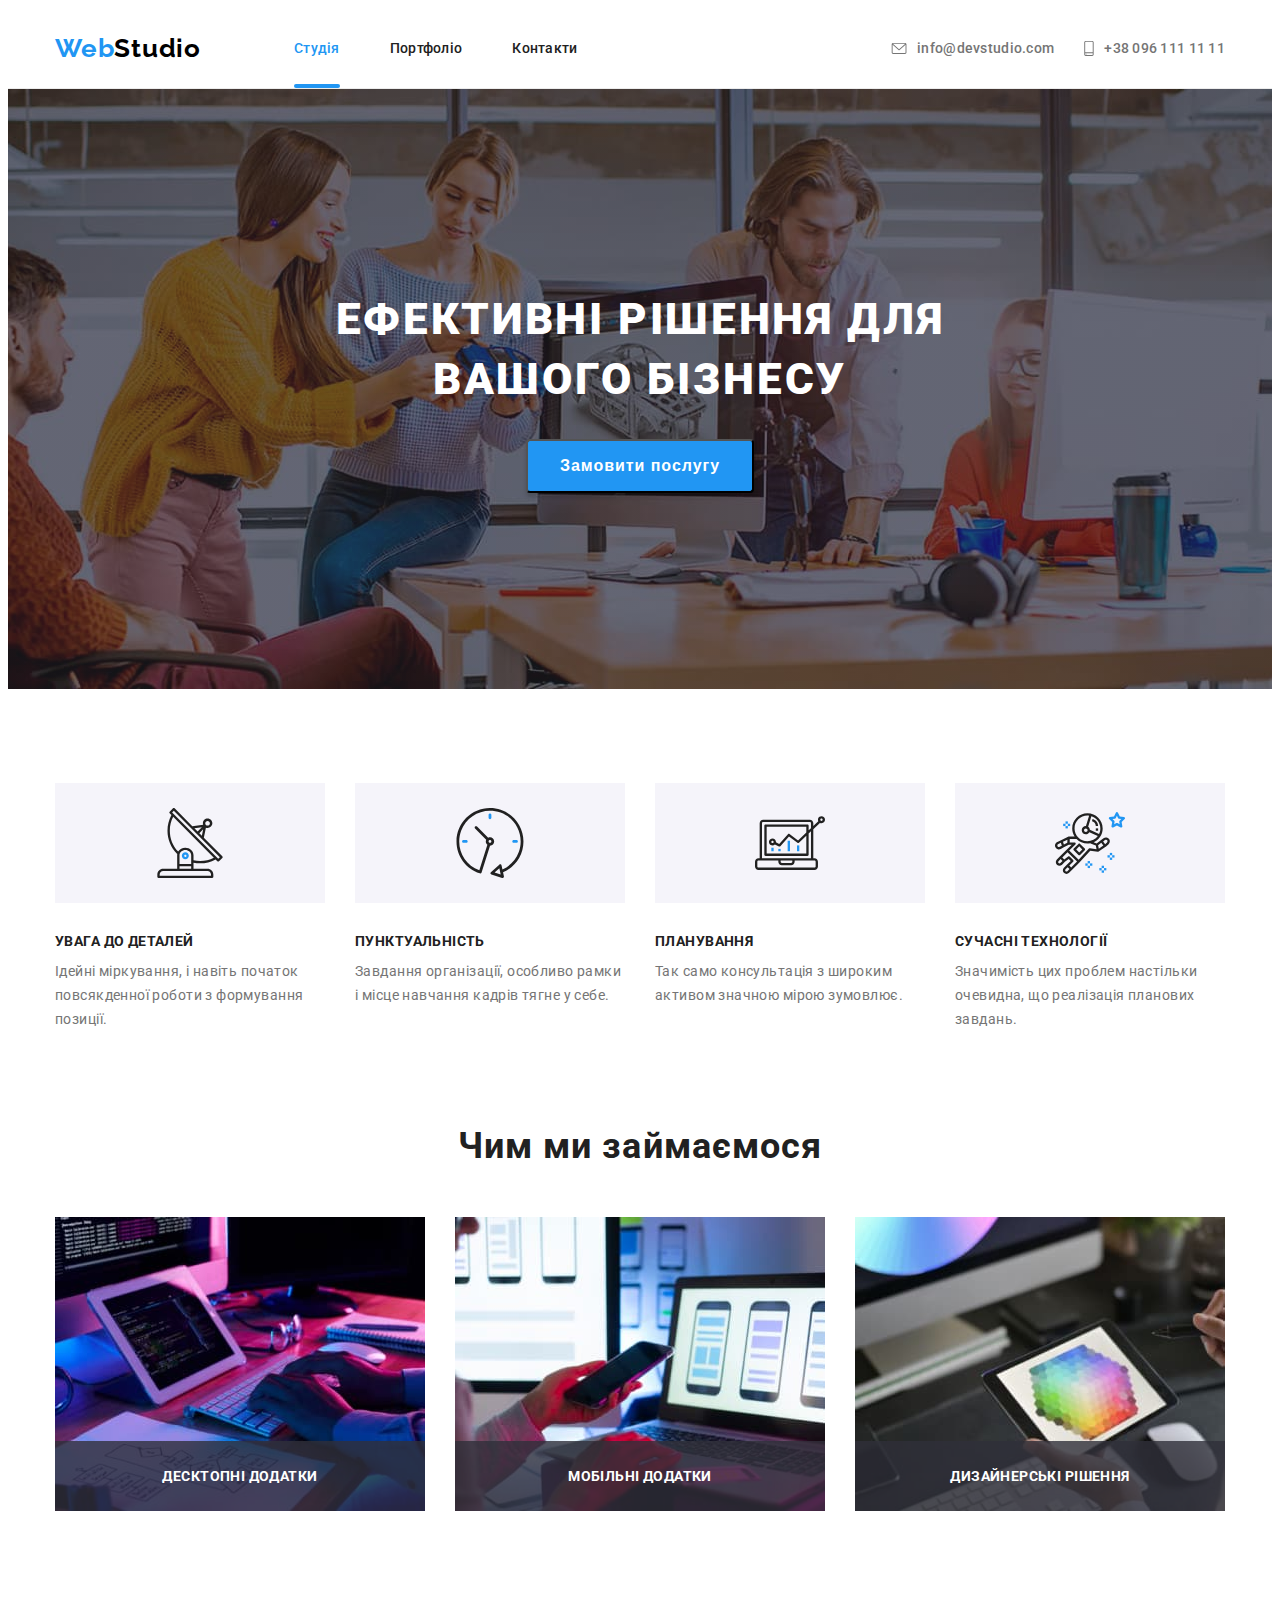
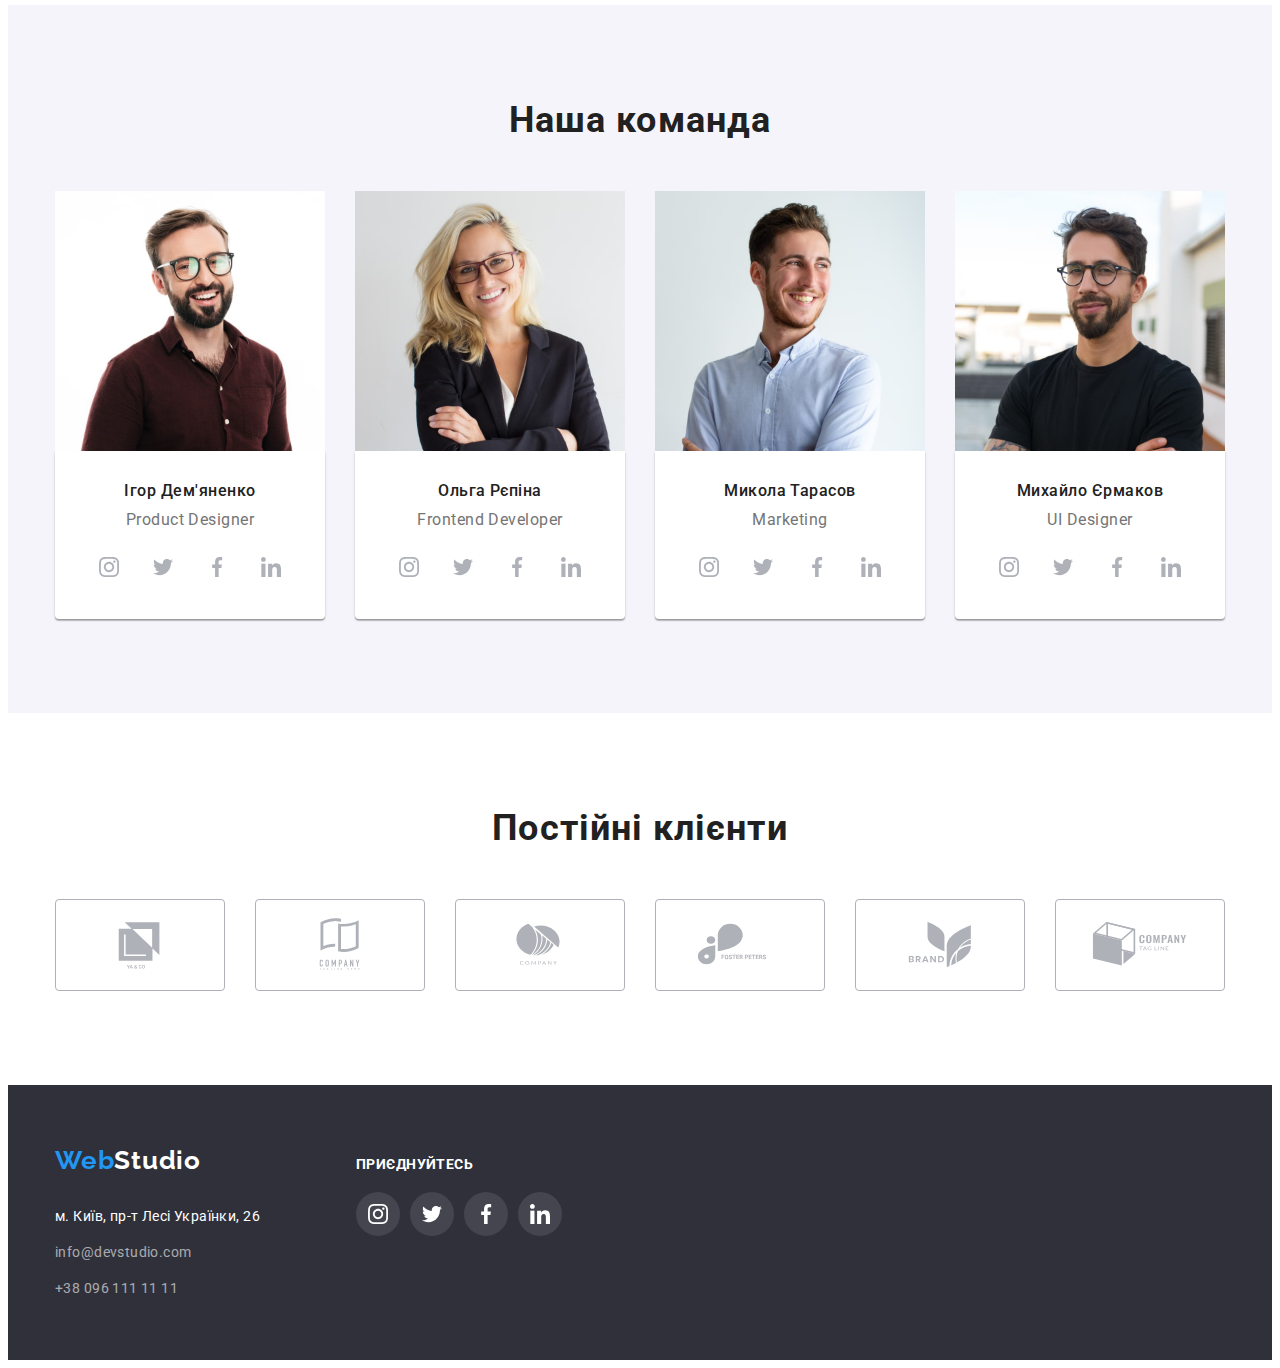
<file: index.html>
<!DOCTYPE html>
<html lang="uk">
  <head>
    <meta charset="UTF-8" />
    <meta http-equiv="X-UA-Compatible" content="IE=edge" />
    <meta name="viewport" content="width=device-width, initial-scale=1.0" />
    <title>Web Studio</title>

    <link rel="preconnect" href="https://fonts.googleapis.com" />
    <link rel="preconnect" href="https://fonts.gstatic.com" crossorigin />
    <link
      href="https://fonts.googleapis.com/css2?family=Raleway:wght@700&family=Roboto:wght@400;500;700;900&display=swap"
      rel="stylesheet"
    />
    <link
      rel="stylesheet"
      href="https://cdnjs.cloudflare.com/ajax/libs/modern-normalize/1.1.0/modern-normalize.min.css"
      integrity="sha512-wpPYUAdjBVSE4KJnH1VR1HeZfpl1ub8YT/NKx4PuQ5NmX2tKuGu6U/JRp5y+Y8XG2tV+wKQpNHVUX03MfMFn9Q=="
      crossorigin="anonymous"
      referrerpolicy="no-referrer"
    />
    <link rel="stylesheet" href="./css/styles.css" />
  </head>
  <body>
    <!-- Header -->

    <header class="page-header">
      <div class="container main-nav">
        <a href="./index.html" class="logo"
          ><span class="logo-brand">Web</span>Studio</a
        >

        <ul class="site-nav">
          <li class="item">
            <a href="./index.html" class="link current">Студія</a>
          </li>
          <li class="item">
            <a href="./portofolio.html" class="link">Портфоліо</a>
          </li>
          <li class="item"><a href="#" class="link">Контакти</a></li>
        </ul>

        <ul class="contact-nav">
          <li class="item-mail">
            <a href="mailto:info@devstudio.com" class="link mail"
              ><svg class="decor" width="16" height="12">
                <use href="./images/sprite.svg#envelope"></use>
              </svg>info@devstudio.com</a
            >
          </li>
          <li class="item-phone">
            <a href="tel:+380961111111" class="link phone"><svg class="decor" width="10" height="16">
              <use href="./images/sprite.svg#smartphone"></use>
            </svg>+38 096 111 11 11</a>
          </li>
        </ul>
      </div>
    </header>

    <!-- main -->
    <main>
      <!-- Hero section-->
      <section class="hero-section">
        <div class="container">
          <h1 class="hero-title">Ефективні рішення для вашого бізнесу</h1>
          <button type="button" class="button" data-modal-open>Замовити послугу</button>
        </div>
      </section>

      <!-- Our features -->

      <section class="feature-section">
        <div class="container">
          <h2 class="visually-hidden">Наші особливості</h2>
          <ul class="feature-list list">
            <li class="feature-item icon-antenna">
              <div class="picture">
                <svg width="70" height="70">
                  <use href="./images/sprite.svg#icon-antenna1"></use>
                </svg>
              </div>
              <h3 class="title">УВАГА ДО ДЕТАЛЕЙ</h3>
              <p class="descr">
                Ідейні міркування, і навіть початок повсякденної роботи з
                формування позиції.
              </p>
            </li>
            <li class="feature-item icon-clock">
              <div class="picture">
                <svg width="70" height="70">
                  <use href="./images/sprite.svg#icon-clock1"></use>
                </svg>
              </div>
              <h3 class="title">ПУНКТУАЛЬНІСТЬ</h3>
              <p class="descr">
                Завдання організації, особливо рамки і місце навчання кадрів
                тягне у себе.
              </p>
            </li>
            <li class="feature-item icon-diagramm">
              <div class="picture">
                <svg width="70" height="70">
                  <use href="./images/sprite.svg#icon-diagram1"></use>
                </svg>
              </div>
              <h3 class="title">ПЛАНУВАННЯ</h3>
              <p class="descr">
                Так само консультація з широким активом значною мірою зумовлює.
              </p>
            </li>
            <li class="feature-item icon-astonaut">
              <div class="picture">
                <svg width="70" height="70">
                  <use href="./images/sprite.svg#icon-astronaut1"></use>
                </svg>
              </div>
              <h3 class="title">СУЧАСНІ ТЕХНОЛОГІЇ</h3>
              <p class="descr">
                Значимість цих проблем настільки очевидна, що реалізація
                планових завдань.
              </p>
            </li>
          </ul>
        </div>
      </section>

      <!-- What we do -->
      <section class="section-work">
        <div class="container work">
          <h2 class="section-title">Чим ми займаємося</h2>
          <ul class="work-list">
            <li class="work-item">
              <img
                src="./images/Works/work-place.jpg"
                width="370"
                class="photo"
                alt="Поверхня робочого столу з відкритим ноутбуком та робочими матеріалами"
              />
              <div class="descr-position first">
                <p class="descr-position-text">Десктопні додатки</p>
              </div>
            </li>
            <li class="work-item">
              <img
                src="./images/Works/mobil-project.jpg"
                width="370"
                class="photo"
                alt="Відкритий ноутбук з варіантами розмітки екранів телефонів"
              />
              <div class="descr-position second">
                <p class="descr-position-text">Мобільні додатки</p>
              </div>
            </li>
            <li class="work-item">
              <img
                src="./images/Works/planshet-project.jpg"
                width="370"
                class="photo"
                alt="Планшет з палітрою кольорів"
              />
              <div class="descr-position third">
                <p class="descr-position-text">Дизайнерські рішення</p>
              </div>
            </li>
          </ul>
        </div>
      </section>
      <!-- Our team -->
      <section class="section-team">
        <div class="container">
          <h2 class="section-title team">Наша команда</h2>
          <ul class="team-list">
            <li class="card-team">
              <img
                src="./images/Team/IgorDem.jpg"
                width="270"
                class="photo"
                alt="Фото Ігоря Демяненко"
              />
              <div class="card-team-descr">
                <h3 class="title-team">Ігор Дем'яненко</h3>
                <p class="descr-team" lang="en">Product Designer</p>
                <ul class="social-list list">
                  <li class="social-list-item">
                    <a class="social-list-link" href="">
                      <svg class="social-list-icon" width="20" height="20">
                        <use href="./images/sprite.svg#instagram"></use>
                      </svg>
                    </a>
                  </li>
                  <li class="social-list-item">
                    <a class="social-list-link" href="">
                      <svg class="social-list-icon" width="20" height="20">
                        <use href="./images/sprite.svg#twitter"></use>
                      </svg>
                    </a>
                  </li>
                  <li class="social-list-item">
                    <a class="social-list-link" href="">
                      <svg class="social-list-icon" width="20" height="20">
                        <use href="./images/sprite.svg#facebook"></use>
                      </svg>
                    </a>
                  </li>
                  <li class="social-list-item">
                    <a class="social-list-link" href="">
                      <svg class="social-list-icon" width="20" height="20">
                        <use href="./images/sprite.svg#linkedin"></use>
                      </svg>
                    </a>
                  </li>
                </ul>
              </div>
            </li>
            <li class="card-team">
              <img
                src="./images/Team/OlhaRep.jpg"
                width="270"
                class="photo"
                alt="Фото Ольги Рєпіної"
              />
              <div class="card-team-descr">
                <h3 class="title-team">Ольга Рєпіна</h3>
                <p class="descr-team" lang="en">Frontend Developer</p>
                <ul class="social-list list">
                  <li class="social-list-item">
                    <a class="social-list-link" href="">
                      <svg class="social-list-icon" width="20" height="20">
                        <use href="./images/sprite.svg#instagram"></use>
                      </svg>
                    </a>
                  </li>
                  <li class="social-list-item">
                    <a class="social-list-link" href="">
                      <svg class="social-list-icon" width="20" height="20">
                        <use href="./images/sprite.svg#twitter"></use>
                      </svg>
                    </a>
                  </li>
                  <li class="social-list-item">
                    <a class="social-list-link" href="">
                      <svg class="social-list-icon" width="20" height="20">
                        <use href="./images/sprite.svg#facebook"></use>
                      </svg>
                    </a>
                  </li>
                  <li class="social-list-item">
                    <a class="social-list-link" href="">
                      <svg class="social-list-icon" width="20" height="20">
                        <use href="./images/sprite.svg#linkedin"></use>
                      </svg>
                    </a>
                  </li>
                </ul>
              </div>
            </li>
            <li class="card-team">
              <img
                src="./images/Team/MycolaTar.jpg"
                width="270"
                class="photo"
                alt="Фото Миколи Тарасова"
              />
              <div class="card-team-descr">
                <h3 class="title-team">Микола Тарасов</h3>
                <p class="descr-team" lang="en">Marketing</p>
                <ul class="social-list list">
                  <li class="social-list-item">
                    <a class="social-list-link" href="">
                      <svg class="social-list-icon" width="20" height="20">
                        <use href="./images/sprite.svg#instagram"></use>
                      </svg>
                    </a>
                  </li>
                  <li class="social-list-item">
                    <a class="social-list-link" href="">
                      <svg class="social-list-icon" width="20" height="20">
                        <use href="./images/sprite.svg#twitter"></use>
                      </svg>
                    </a>
                  </li>
                  <li class="social-list-item">
                    <a class="social-list-link" href="">
                      <svg class="social-list-icon" width="20" height="20">
                        <use href="./images/sprite.svg#facebook"></use>
                      </svg>
                    </a>
                  </li>
                  <li class="social-list-item">
                    <a class="social-list-link" href="">
                      <svg class="social-list-icon" width="20" height="20">
                        <use href="./images/sprite.svg#linkedin"></use>
                      </svg>
                    </a>
                  </li>
                </ul>
              </div>
            </li>
            <li class="card-team">
              <img
                src="./images/Team/MychailoErm.jpg"
                width="270"
                class="photo"
                alt="Фото Михайла Єрмакова"
              />
              <div class="card-team-descr">
                <h3 class="title-team">Михайло Єрмаков</h3>
                <p class="descr-team" lang="en">UI Designer</p>
                <ul class="social-list list">
                  <li class="social-list-item">
                    <a class="social-list-link" href="">
                      <svg class="social-list-icon" width="20" height="20">
                        <use href="./images/sprite.svg#instagram"></use>
                      </svg>
                    </a>
                  </li>
                  <li class="social-list-item">
                    <a class="social-list-link" href="">
                      <svg class="social-list-icon" width="20" height="20">
                        <use href="./images/sprite.svg#twitter"></use>
                      </svg>
                    </a>
                  </li>
                  <li class="social-list-item">
                    <a class="social-list-link" href="">
                      <svg class="social-list-icon" width="20" height="20">
                        <use href="./images/sprite.svg#facebook"></use>
                      </svg>
                    </a>
                  </li>
                  <li class="social-list-item">
                    <a class="social-list-link" href="">
                      <svg class="social-list-icon" width="20" height="20">
                        <use href="./images/sprite.svg#linkedin"></use>
                      </svg>
                    </a>
                  </li>
                </ul>
              </div>
            </li>
          </ul>
        </div>
      </section>

      <!-- OUR clients -->

      <section class="clients">
        <div class="container-clients">
          <h2 class="section-title">Постійні клієнти</h2>
          <ul class="clients-list">
            <li class="clients-link-list">
              <a class="client-list-icon" href="">
                <svg class="client-icon" width="106" height="60">
                  <use href="./images/sprite.svg#client1"></use>
                </svg>
              </a>
            </li>
            <li class="clients-link-list">
              <a class="client-list-icon link" href="">
                <svg class="client-icon" width="106" height="60">
                  <use href="./images/sprite.svg#client2"></use>
                </svg>
              </a>
            </li>
            <li class="clients-link-list">
              <a class="client-list-icon" href="">
                <svg class="client-icon" width="106" height="60">
                  <use href="./images/sprite.svg#client3"></use>
                </svg>
              </a>
            </li>
            <li class="clients-link-list">
              <a class="client-list-icon" href="">
                <svg class="client-icon" width="106" height="60">
                  <use href="./images/sprite.svg#client4"></use>
                </svg>
              </a>
            </li>
            <li class="clients-link-list">
              <a class="client-list-icon" href="">
                <svg class="client-icon" width="106" height="60">
                  <use href="./images/sprite.svg#client5"></use>
                </svg>
              </a>
            </li>
            <li class="clients-link-list">
              <a class="client-list-icon" href="">
                <svg class="client-icon" width="106" height="60">
                  <use href="./images/sprite.svg#client6"></use>
                </svg>
              </a>
            </li>
          </ul>
        </div>
      </section>
    </main>
    <!-- Footer -->
    <footer class="footer">
    <div class="container ">
      <div class="address">
        <a href="./index.html" class="logo"
          ><span class="logo-brand">Web</span
          ><span class="logo-white">Studio</span></a
        >
        <address class="address-link">
          <p>м. Київ, пр-т Лесі Українки, 26</p>
          <ul class="footer-nav link">
            <li class="item">
              <a href="mailto:info@devstudio.com" class="link"
                >info@devstudio.com</a
              >
            </li>
            <li class="item">
              <a href="tel:+380961111111" class="link">+38 096 111 11 11</a>
            </li>
          </ul>
        </address>
      </div>

      <!-- Social link -->
      <div class="container-link">
        <h3 class="social-link-title">приєднуйтесь</h3>
        <ul class="social-list-footer list">
          <li class="social-list-item">
            <a class="social-list-link-footer" href="">
              <svg class="social-list-icon" width="20" height="20">
                <use href="./images/sprite.svg#instagram"></use>
              </svg>
            </a>
          </li>
          <li class="social-list-item">
            <a class="social-list-link-footer" href="">
              <svg class="social-list-icon" width="20" height="20">
                <use href="./images/sprite.svg#twitter"></use>
              </svg>
            </a>
          </li>
          <li class="social-list-item">
            <a class="social-list-link-footer" href="">
              <svg class="social-list-icon" width="20" height="20">
                <use href="./images/sprite.svg#facebook"></use>
              </svg>
            </a>
          </li>
          <li class="social-list-item">
            <a class="social-list-link-footer" href="">
              <svg class="social-list-icon" width="20" height="20">
                <use href="./images/sprite.svg#linkedin"></use>
              </svg>
            </a>
          </li>
        </ul>
      </div>
    </div>
    </footer>

    <!-- Модальне вікно -->

    <!-- <button data-modal-open>Замовити послугу</button> вона в секції Герой-->
    <div class="backdrop is-hidden" data-modal>
      <div class="modal">
        <!-- <p>Lorem, ipsum dolor sit amet consectetur adipisicing elit. Esse quo nesciunt repellat perferendis sint facere sed voluptatem hic eligendi consectetur, mollitia, dicta nostrum rerum harum doloribus debitis! Mollitia, eveniet quisquam.</p> -->
        <button class="close-btn" data-modal-close>
          <svg class="close-btn-image" width="30" height="30">
            <use href="./images/sprite.svg#icon-close-black">          
            </use>
          </svg>
          </button>
      </div>
      
    </div>
    <script src="./js/modal.js"></script>
  </body>
</html>
</file>
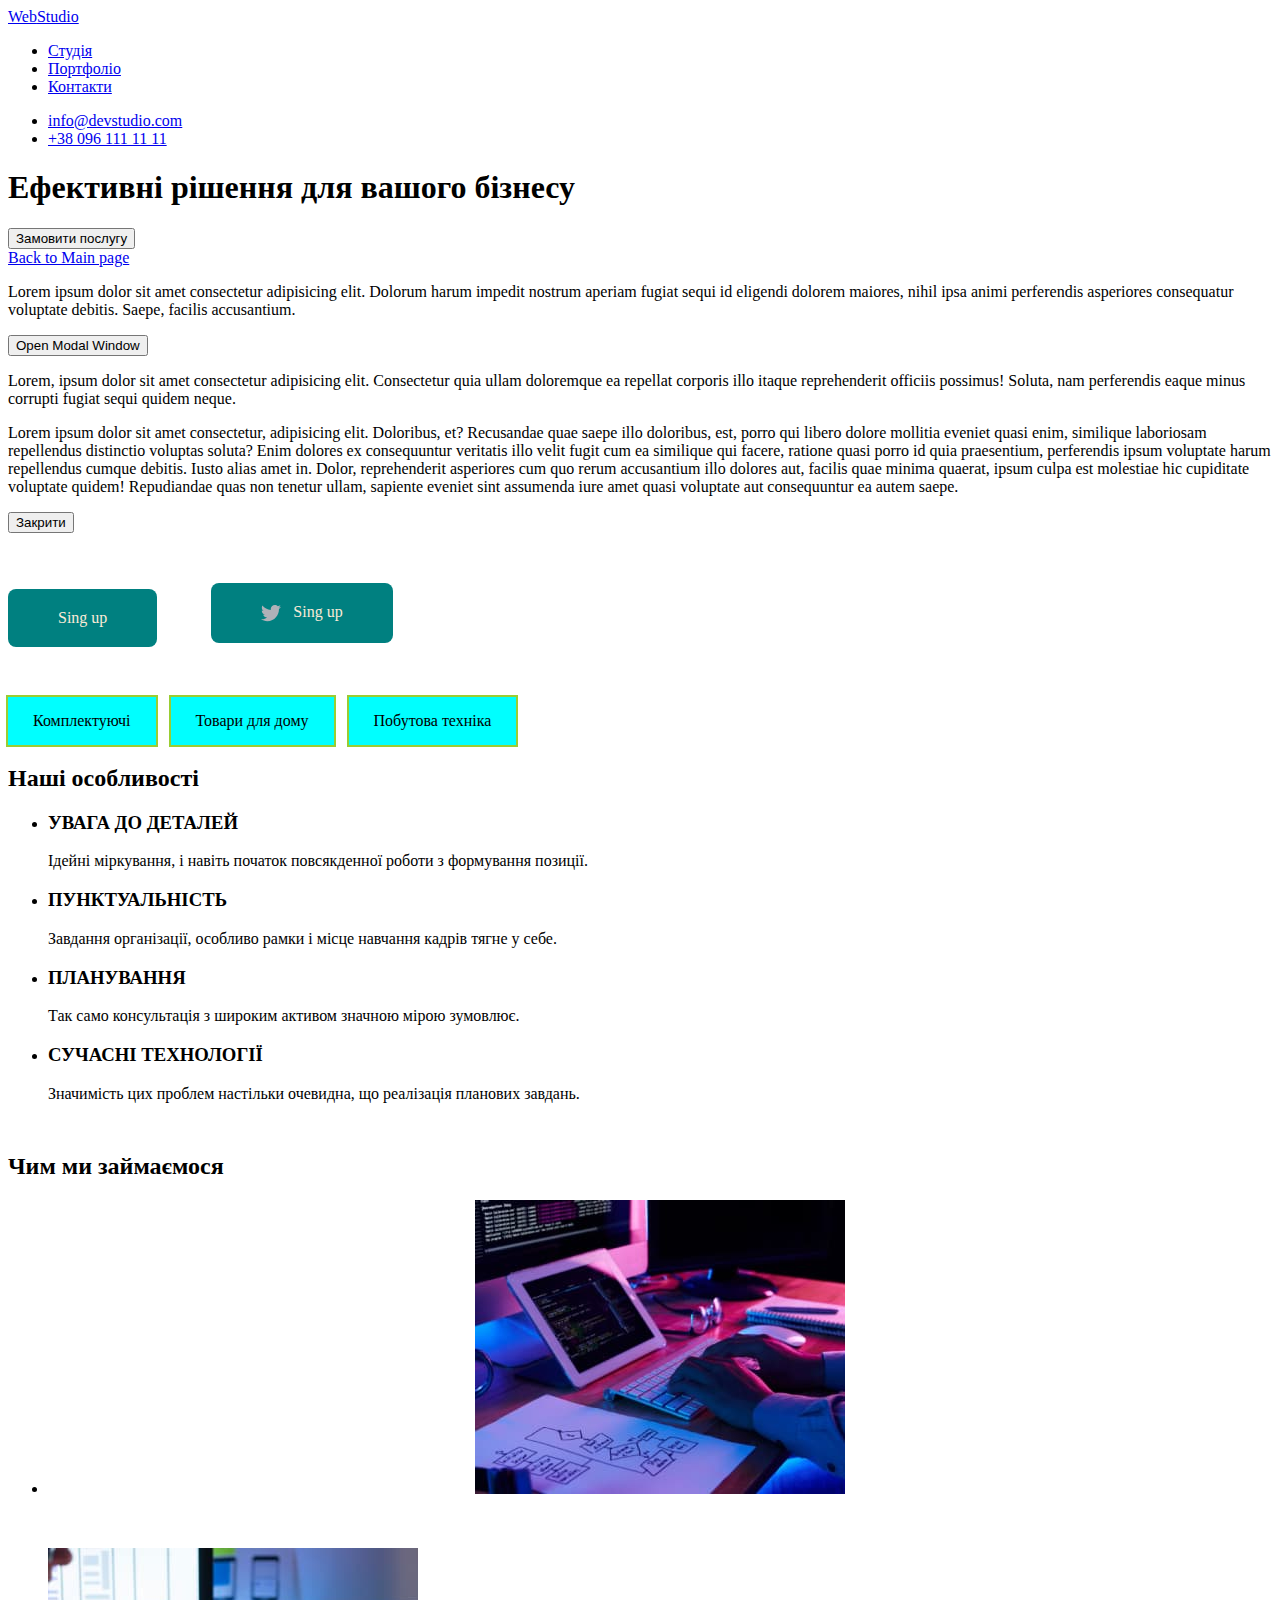
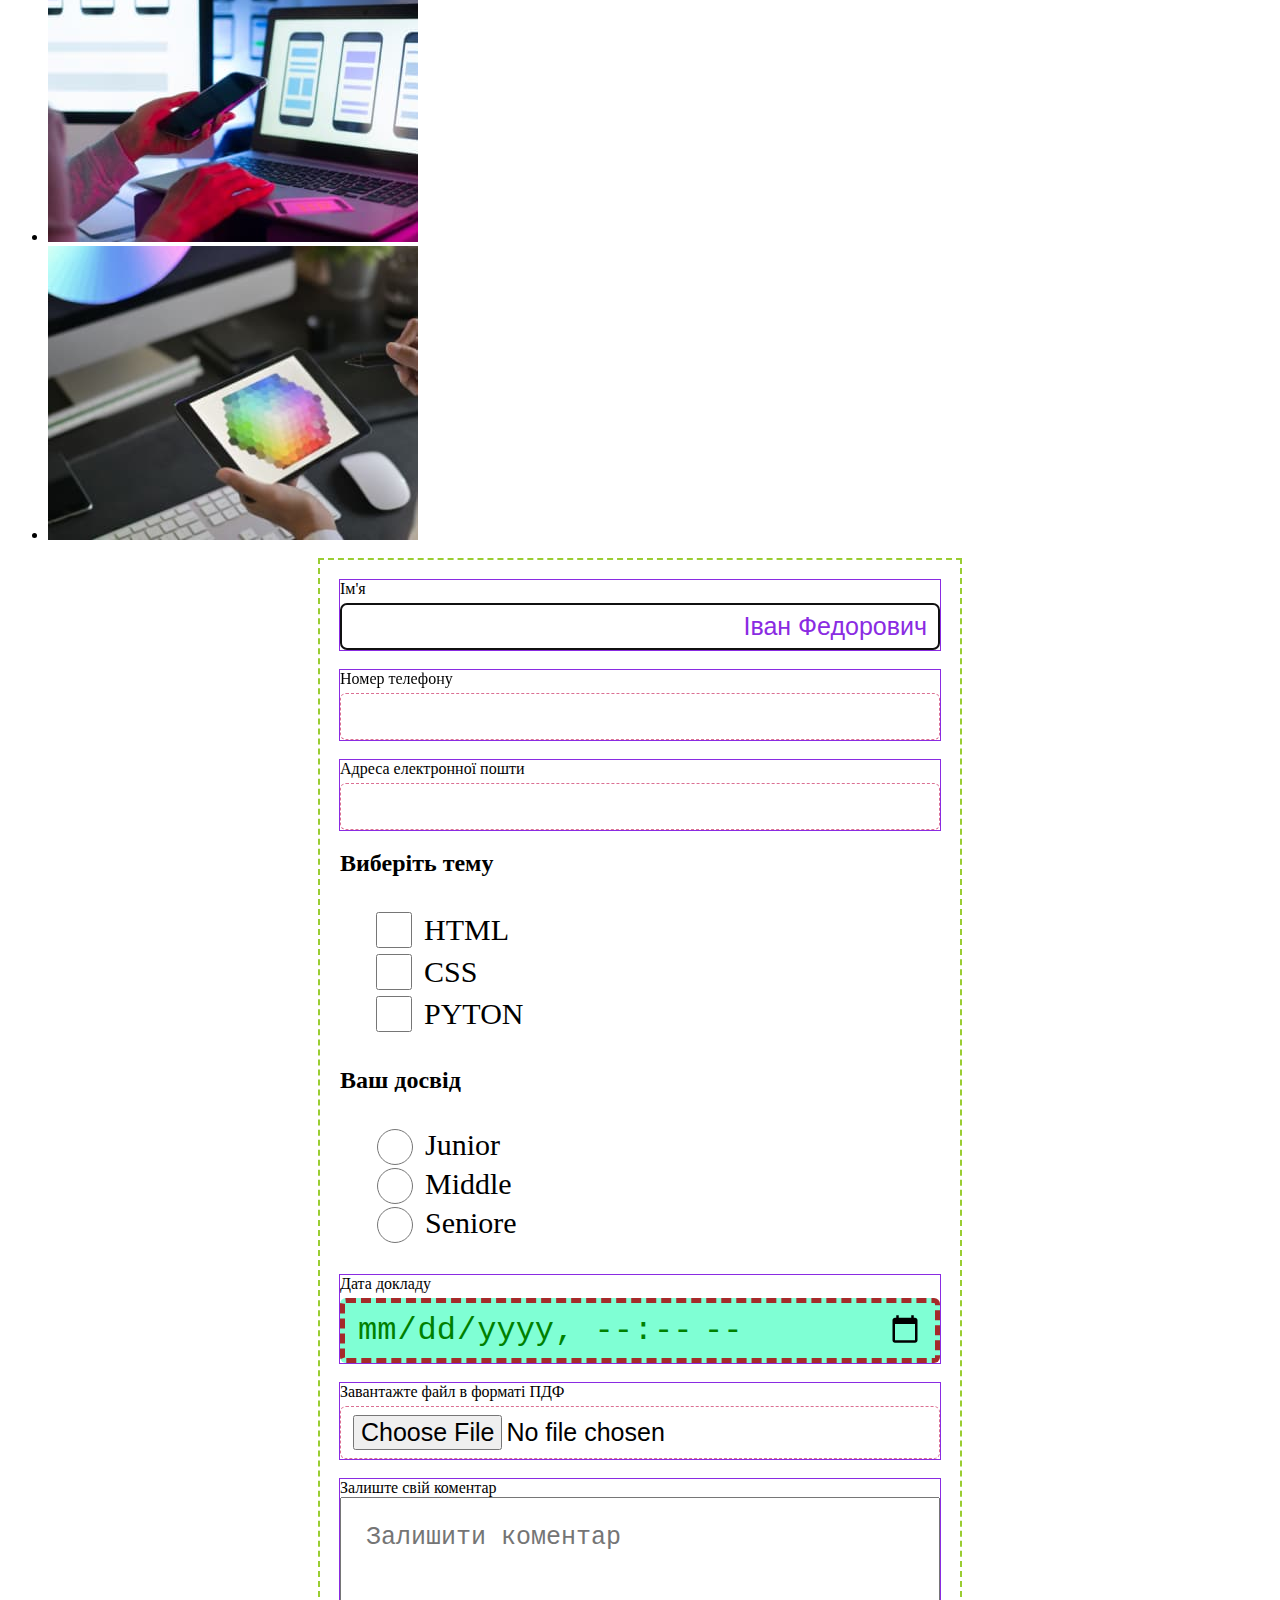
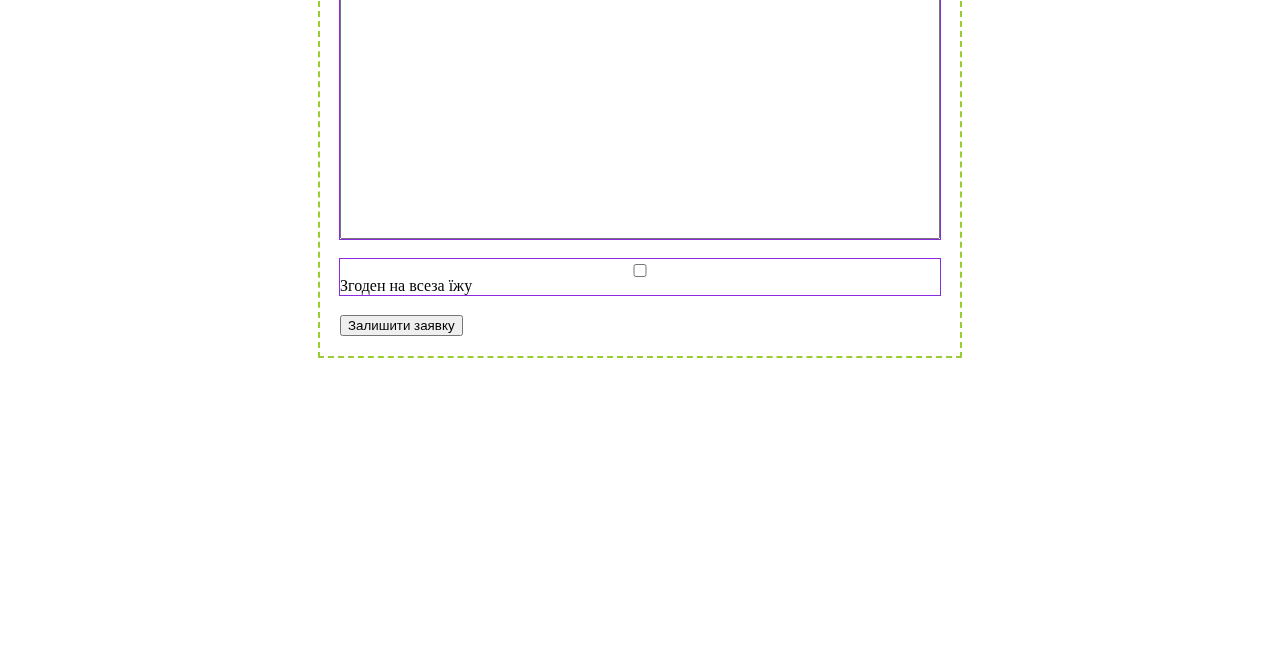
<file: icon.html>
<!DOCTYPE html>
<html lang="uk">
  <head>
    <meta charset="UTF-8" />
    <meta http-equiv="X-UA-Compatible" content="IE=edge" />
    <meta name="viewport" content="width=device-width, initial-scale=1.0" />
    <title>Web Studio</title>

    <link rel="preconnect" href="https://fonts.googleapis.com" />
    <link rel="preconnect" href="https://fonts.gstatic.com" crossorigin />
    <link
      href="https://fonts.googleapis.com/css2?family=Raleway:wght@700&family=Roboto:wght@400;500;700;900&display=swap"
      rel="stylesheet"
    />
    <link
      rel="stylesheet"
      href="https://cdnjs.cloudflare.com/ajax/libs/modern-normalize/1.1.0/modern-normalize.min.css"
      integrity="sha512-wpPYUAdjBVSE4KJnH1VR1HeZfpl1ub8YT/NKx4PuQ5NmX2tKuGu6U/JRp5y+Y8XG2tV+wKQpNHVUX03MfMFn9Q=="
      crossorigin="anonymous"
      referrerpolicy="no-referrer"
    />
    <link rel="stylesheet" href="./css/icon.css" />
  </head>
  <body>
    <!-- Header -->

    <header class="page-header">
      <div class="container main-nav">
        <a href="./index.html" class="logo"
          ><span class="logo-brand">Web</span>Studio</a
        >

        <ul class="site-nav">
          <li class="item">
            <a href="./index.html" class="link current">Студія</a>
          </li>
          <li class="item">
            <a href="./portofolio.html" class="link">Портфоліо</a>
          </li>
          <li class="item"><a href="#" class="link">Контакти</a></li>
        </ul>

        <ul class="contact-nav">
          <li class="item-mail">
            <a href="mailto:info@devstudio.com" class="link"
              >info@devstudio.com</a
            >
          </li>
          <li class="item-phone">
            <a href="tel:+380961111111" class="link">+38 096 111 11 11</a>
          </li>
        </ul>
      </div>
    </header>

    <!-- main -->
    <main>
      <!-- Hero section-->
      <section class="hero-section">
        <div class="container">
          <h1 class="hero-title">Ефективні рішення для вашого бізнесу</h1>
          <button type="button" class="button">Замовити послугу</button>
        </div>
      </section>

      <!--     Модальне вікно -->
      <div class="main-page">
        <a href="./index.html"> Back to Main page </a>
        <p>
          Lorem ipsum dolor sit amet consectetur adipisicing elit. Dolorum harum
          impedit nostrum aperiam fugiat sequi id eligendi dolorem maiores,
          nihil ipsa animi perferendis asperiores consequatur voluptate debitis.
          Saepe, facilis accusantium.
        </p>
        <button data-modal-open>Open Modal Window</button>
        <p>
          Lorem, ipsum dolor sit amet consectetur adipisicing elit. Consectetur
          quia ullam doloremque ea repellat corporis illo itaque reprehenderit
          officiis possimus! Soluta, nam perferendis eaque minus corrupti fugiat
          sequi quidem neque.
        </p>
        <div class="backdrop is-hidden" data-modal>
          <div class="modal">
            <p>
              Lorem ipsum dolor sit amet consectetur, adipisicing elit.
              Doloribus, et? Recusandae quae saepe illo doloribus, est, porro
              qui libero dolore mollitia eveniet quasi enim, similique
              laboriosam repellendus distinctio voluptas soluta? Enim dolores ex
              consequuntur veritatis illo velit fugit cum ea similique qui
              facere, ratione quasi porro id quia praesentium, perferendis ipsum
              voluptate harum repellendus cumque debitis. Iusto alias amet in.
              Dolor, reprehenderit asperiores cum quo rerum accusantium illo
              dolores aut, facilis quae minima quaerat, ipsum culpa est
              molestiae hic cupiditate voluptate quidem! Repudiandae quas non
              tenetur ullam, sapiente eveniet sint assumenda iure amet quasi
              voluptate aut consequuntur ea autem saepe.
            </p>
            <button data-modal-close>Закрити</button>
          </div>
        </div>
      </div>

      <!-- 
      <div class="main-page">
        <a href="./index.html"> Back to Main page </a>
        <p>
          Lorem ipsum dolor sit amet consectetur adipisicing elit. Dolorum harum
          impedit nostrum aperiam fugiat sequi id eligendi dolorem maiores,
          nihil ipsa animi perferendis asperiores consequatur voluptate debitis.
          Saepe, facilis accusantium.
        </p>
        <button>Open Modal Window</button>
        <p>
          Lorem, ipsum dolor sit amet consectetur adipisicing elit. Consectetur
          quia ullam doloremque ea repellat corporis illo itaque reprehenderit
          officiis possimus! Soluta, nam perferendis eaque minus corrupti fugiat
          sequi quidem neque.
        </p>
        <div class="backdrop is-hidden">
          <div class="modal">
            <p>
              Lorem ipsum dolor sit amet consectetur, adipisicing elit. Error,
              minus quasi quo quis aliquam soluta earum ipsam ex enim,
              exercitationem saepe? Placeat ipsam dolor quaerat blanditiis?
              Itaque temporibus quam, voluptas ea repellendus ipsam nisi numquam
              voluptatibus impedit exercitationem. Ex eum, illo qui accusamus
              magni quasi. Est sed natus expedita voluptates eveniet eos,
              eligendi optio quas laboriosam deserunt alias ea omnis nihil sint.
              Dolor, facilis odit!
            </p>
            <button>Close</button>
          </div>
        </div>
      </div> -->

      <!-- Our features -->

      <section class="feature-section">
        <button class="btn">Sing up</button>

        <!-- анімовані іконки  -->
        <button class="btn1">Sing up</button>

        <ul class="menu">
          <li class="menu-item">
            <a href="" class="menu-link">Комплектуючі</a>
            <ul class="submenu">
              <li>
                <a href="">Холодильник 1</a>
              </li>
              <li><a href="">Холодильник 2</a></li>
              <li><a href="">Холодильник 3</a></li>
              <li><a href="">Холодильник 4</a></li>
              <li><a href="">Холодильник 5</a></li>
            </ul>
          </li>
          <li class="menu-item">
            <a href="" class="menu-link">Товари для дому</a>
            <ul class="submenu">
              <li>
                <a href="">Холодильник 1</a>
              </li>
              <li><a href="">Холодильник 2</a></li>
              <li><a href="">Холодильник 3</a></li>
              <li><a href="">Холодильник 4</a></li>
              <li><a href="">Холодильник 5</a></li>
            </ul>
          </li>

          <!-- Підкреслення елементу -->

          <li class="menu-item">
            <a href="" class="menu-link">Побутова техніка</a>
            <!-- <ul class="submenu">
            <li>
              <a href="" >Холодильник 1</a>
            </li>
            <li><a href="" >Холодильник 2</a></li>
            <li><a href="" >Холодильник 3</a></li>
            <li><a href="" >Холодильник 4</a></li>
            <li><a href="" >Холодильник 5</a></li>
          </ul> -->
          </li>
        </ul>

        <div class="container">
          <h2 class="visually-hidden">Наші особливості</h2>
          <ul class="feature-list list">
            <li class="feature-item icon-antenna">
              <h3 class="title">УВАГА ДО ДЕТАЛЕЙ</h3>
              <p class="descr">
                Ідейні міркування, і навіть початок повсякденної роботи з
                формування позиції.
              </p>
            </li>
            <li class="feature-item icon-clock">
              <h3 class="title">ПУНКТУАЛЬНІСТЬ</h3>
              <p class="descr">
                Завдання організації, особливо рамки і місце навчання кадрів
                тягне у себе.
              </p>
            </li>
            <li class="feature-item icon-diagramm">
              <h3 class="title">ПЛАНУВАННЯ</h3>
              <p class="descr">
                Так само консультація з широким активом значною мірою зумовлює.
              </p>
            </li>
            <li class="feature-item icon-astonaut">
              <h3 class="title">СУЧАСНІ ТЕХНОЛОГІЇ</h3>
              <p class="descr">
                Значимість цих проблем настільки очевидна, що реалізація
                планових завдань.
              </p>
            </li>
          </ul>
        </div>
      </section>

      <!-- What we do -->
      <section class="section-work">
        <div class="container work">
          <h2 class="section-title">Чим ми займаємося</h2>

          <ul class="work-list">
            <li class="work-item">
              <!-- эффект виъджаючого оверлея -->

              <div class="product-thumb">
                <img
                  src="./images/Works/work-place.jpg"
                  width="370"
                  class="photo"
                  alt="Поверхня робочого столу з відкритим ноутбуком та робочими матеріалами"
                />
              </div>
            </li>
            <li class="work-item">
              <img
                src="./images/Works/mobil-project.jpg"
                width="370"
                class="photo"
                alt="Відкритий ноутбук з варіантами розмітки екранів телефонів"
              />
            </li>
            <li class="work-item">
              <img
                src="./images/Works/planshet-project.jpg"
                width="370"
                class="photo"
                alt="Планшет з палітрою кольорів"
              />
            </li>
          </ul>
        </div>
      </section>
      <!-- Our team -->
      <!-- <section class="section-team">
        <div class="container">
          <h2 class="section-title team">Наша команда</h2>
          <ul class="team-list">
            <li class="card-team">
              <img
                src="./images/Team/IgorDem.jpg"
                width="270"
                class="photo"
                alt="Фото Ігоря Демяненко"
              />
              <div class="card-team-descr">
                <h3 class="title-team">Ігор Дем'яненко</h3>
                <p class="descr-team" lang="en">Product Designer</p>
              </div>
            </li>
            <li class="card-team">
              <img
                src="./images/Team/OlhaRep.jpg"
                width="270"
                class="photo"
                alt="Фото Ольги Рєпіної"
              />
              <div class="card-team-descr">
                <h3 class="title-team">Ольга Рєпіна</h3>
                <p class="descr-team" lang="en">Frontend Developer</p>
              </div>
            </li>
            <li class="card-team">
              <img
                src="./images/Team/MycolaTar.jpg"
                width="270"
                class="photo"
                alt="Фото Миколи Тарасова"
              />
              <div class="card-team-descr">
                <h3 class="title-team">Микола Тарасов</h3>
                <p class="descr-team" lang="en">Marketing</p>
              </div>
            </li>
            <li class="card-team">
              <img
                src="./images/Team/MychailoErm.jpg"
                width="270"
                class="photo"
                alt="Фото Михайла Єрмакова"
              />
              <div class="card-team-descr">
                <h3 class="title-team">Михайло Єрмаков</h3>
                <p class="descr-team" lang="en">UI Designer</p>
              </div>
            </li>
          </ul>
        </div>
      </section> -->

      <!-- autocomplete включає або виключає підсказки браузера !! те, що ти вводив раніше -->

      <form class="form js-speaker-form" autocomplete="off">
        <!-- вводим имя, телефон и почту -->
        <!-- автофокус один на сторінці! де стоїть, те і буде активне для введення данних -->
        <!-- Placeholder-це пізсказка, як вводити прравильно данні -->
   <div class="form-fild">
    <label for="name" class="form-label">Ім'я</label>
    <input class="form-input"
      type="text"
      name="user-name"
      id="name"
      placeholder="Іван Федорович"
      autofocus
    />
   </div>

      <div class="form-fild">
        <label for="tel">Номер телефону</label>
        <input type="tel" name="user-tel" id="tel" />
      </div>

    <div class="form-fild">
      <label for="mail">Адреса електронної пошти</label>
      <input type="email" name="user-mail" id="mail" autocomplete="on" />
    </div>
          

        <!-- выбирем темы, на которые хотим делать доклад ЧЕКБОКС -выбираем многое из многого-->
        <!-- name has to be the same  -->
        <div role="group" class="group">
          <h2 class="group-title">Виберіть тему</h2>
         <ul class="topic-options">
          <li>
            <input type="checkbox" name="topic" value="html" id="html" />
          <label for="html">HTML</label>
          </li>
       
         <li>
          <input type="checkbox" name="topic" value="css" id="css" />
          <label for="css">CSS</label>
         </li>
        
         <li>
          <input type="checkbox" name="topic" value="pyton" id="pyton" />
          <label for="pyton">PYTON</label>
         </li>
         </ul>
        </div>
       
        <!-- Выбирем свой уровень разработчика Радіобаттон- вибір одного з багатьох!!!-->
        <!-- У группі должен біть одинаковій name!!! важно!!! чтобі можно біло вібрать только одно значение -->
        <!-- checked - вибирає позицію, якщо він десь визначений у input  -->
       <div role="group" class="group">
        <h2 class="group-title">Ваш досвід</h2>
      <ul class="experience-option">
        <li>
          <input type="radio" name="experience" value="junior" id="junior" />
          <label for="junior">Junior</label>
        </li>
        <li>
          <input type="radio" name="experience" value="middle" id="middle" />
        <label for="middle">Middle</label>
        </li>
      <li>
        <input type="radio" name="experience" value="senior" id="senior" />
        <label for="senior">Seniore</label>
      </li>         
      </ul>
       </div>

        <!-- Дата та час складно оформлювати, тому використовують кастомні оформлення (готові)-->
    <div class="form-fild">
      
      <label for="date">Дата докладу</label>
      <input
        type="datetime-local"
        name="date"
        id="date"
        min="2020-03-12T12:30"
        max="2025-12-25T12:30"
        class="date"
      />
    </div>

        <!-- Выбира6ем на кого ориентирован доклад -->

        <!--  Загружаем презентацію: спеціальний атрибут-file -дозволяє вибрати ізагрузити файл з компа -->
    
     <div class="form-fild">
      <label for="pdf">Завантажте файл в форматі ПДФ</label>
      <input type="file" name="pdf" id="pdf" />
     </div>

        <!-- Залишити коментар щоб закрити користувачу можливість змінювати розмір поля в css додаємо властивість resize -->
    
       <div class="form-fild">
        <label for="comment">Залиште свій коментар</label>
        <textarea
        class="comment"
          name="comment"
          id="comment"
          rows="10"
          placeholder="Залишити коментар"
        ></textarea>
       </div>

        <!-- Підтверджуємо політику конфіденційності! -->

      <div class="form-fild">
        <input type="checkbox" name="" id="policy" />
        <label for="policy">Згоден на всеза їжу</label>
      </div>

     
        <button type="submit">Залишити заявку</button>
      </form>
    </main>

    <script src="./js/modal.js"></script>
    <script>
      (() => {
        document
          .querySelector(".js-speaker-form")
          .addEventListener("submit", (e) => {
            e.preventDefault();

            new FormData(e.currentTarget).forEach((value, name) =>
              console.log(`${name}: ${value}`)
            );

            e.currentTarget.reset();
          });
      })();
    </script>
  </body>
</html>
</file>
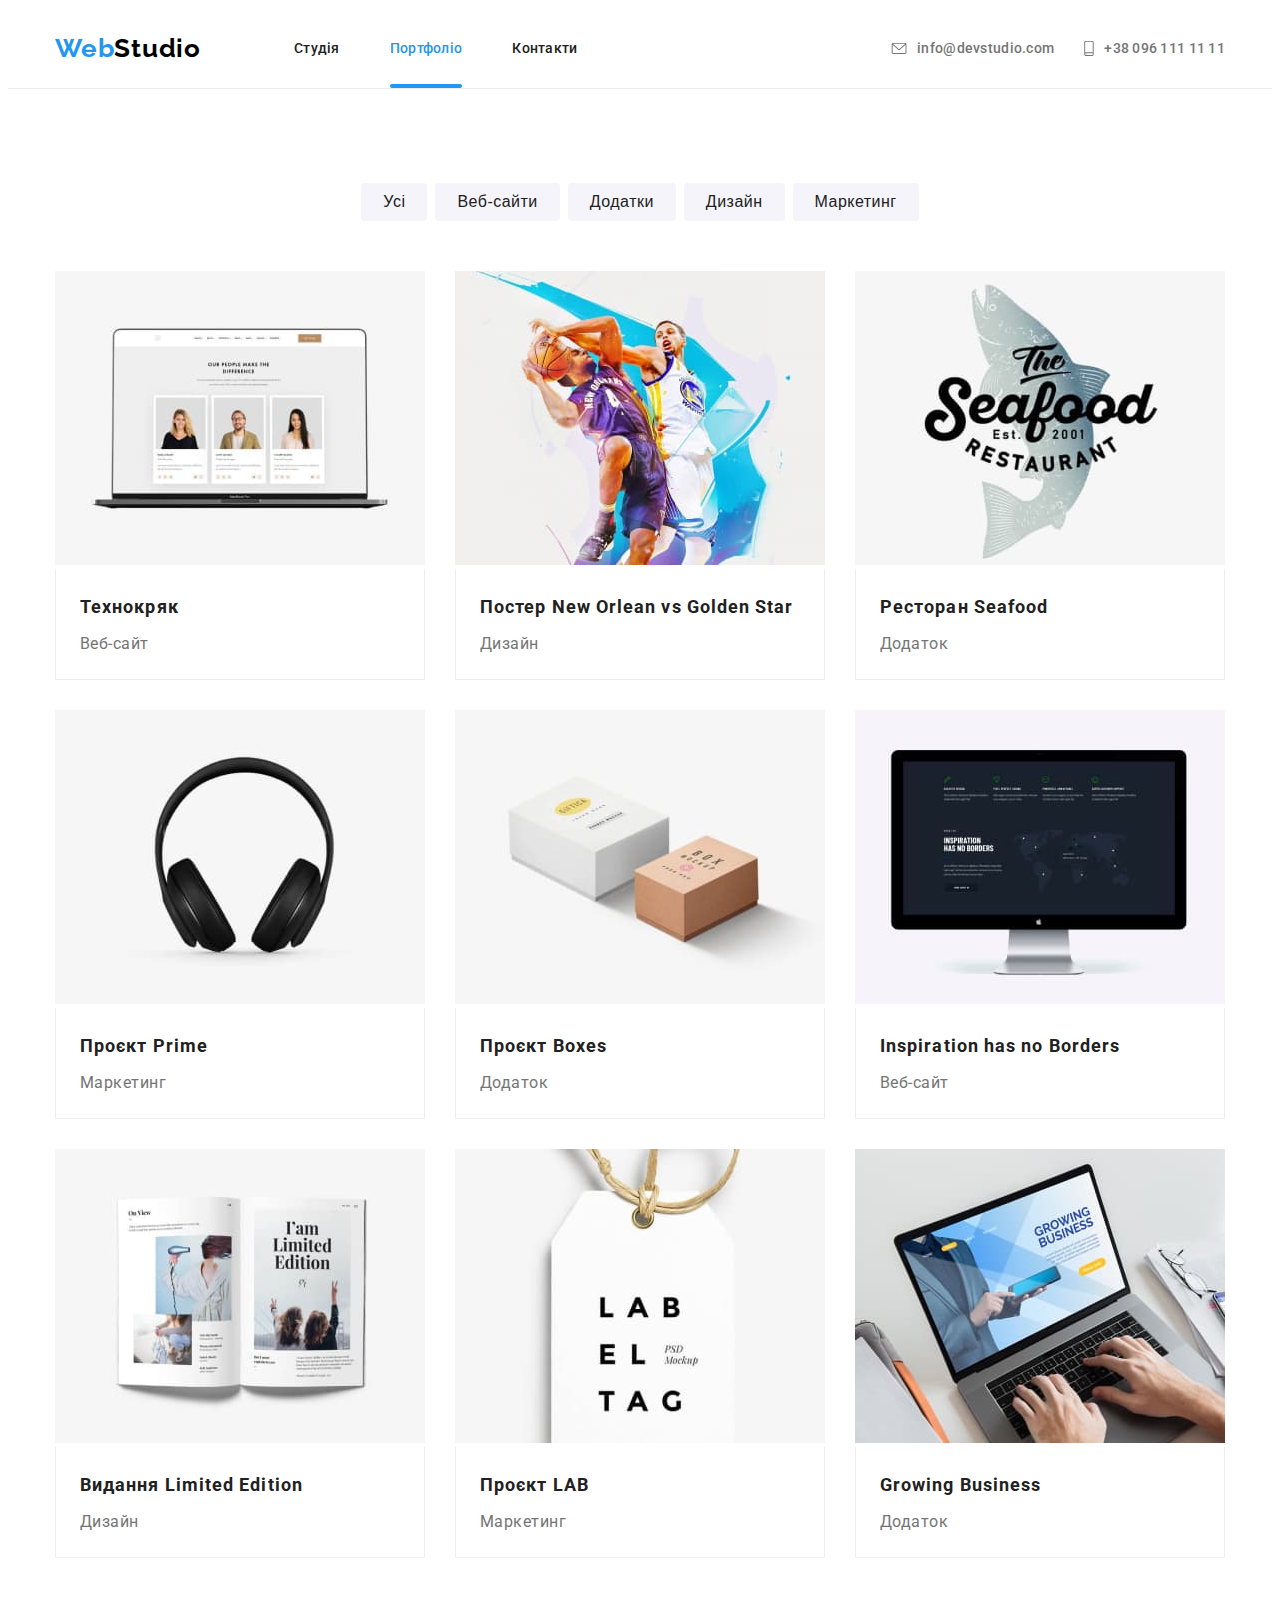
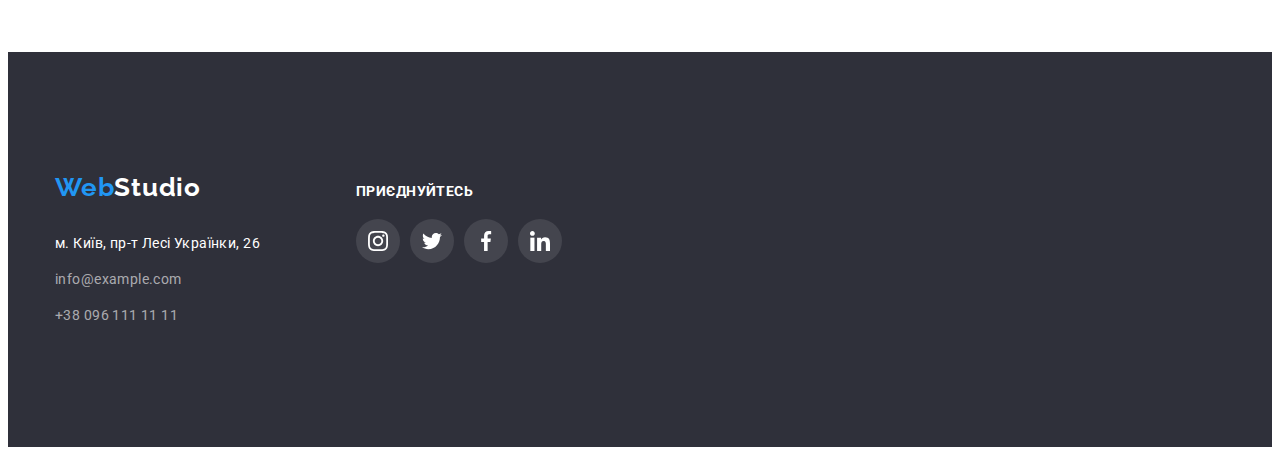
<file: portofolio.html>
<!DOCTYPE html>
<html lang="uk">
  <head>
    <meta charset="UTF-8" />
    <meta http-equiv="X-UA-Compatible" content="IE=edge" />
    <meta name="viewport" content="width=device-width, initial-scale=1.0" />
    <title>Web Studio</title>

    <link rel="preconnect" href="https://fonts.googleapis.com" />
    <link rel="preconnect" href="https://fonts.gstatic.com" crossorigin />
    <link
      href="https://fonts.googleapis.com/css2?family=Raleway:wght@700&family=Roboto:wght@400;500;700;900&display=swap"
      rel="stylesheet"
    />
    <link
      rel="stylesheet"
      href="https://cdnjs.cloudflare.com/ajax/libs/modern-normalize/1.1.0/modern-normalize.min.css"
      integrity="sha512-wpPYUAdjBVSE4KJnH1VR1HeZfpl1ub8YT/NKx4PuQ5NmX2tKuGu6U/JRp5y+Y8XG2tV+wKQpNHVUX03MfMFn9Q=="
      crossorigin="anonymous"
      referrerpolicy="no-referrer"
    />
    <link rel="stylesheet" href="./css/styles.css" />
  </head>
  <body>
    <!-- Header -->
    <header class="page-header">
      <div class="container main-nav">
       
          <a href="./index.html" class="logo"><span class="logo-brand">Web</span>Studio</a>

          <ul class="site-nav">
            <li class="item"><a href="./index.html" class="link">Студія</a></li>
            <li class="item"><a href="./portofolio.html" class="link current">Портфоліо</a></li>
            <li class="item"><a href="#" class="link">Контакти</a></li>
          </ul>
       <!-- телефон-імейл  -->
       
           <ul class="contact-nav">
            <li class="item-mail">
              <a href="mailto:info@devstudio.com" class="link mail"
                ><svg class="decor" width="16" height="12">
                  <use href="./images/sprite.svg#envelope"></use>
                </svg>info@devstudio.com</a
              >
            </li>
            <li class="item-phone">
              <a href="tel:+380961111111" class="link phone"><svg class="decor" width="10" height="16">
                <use href="./images/sprite.svg#smartphone"></use>
              </svg>+38 096 111 11 11</a>
            </li>
          </ul>
      </div>
    </header>
    <!-- main -->
    <main>
      <h1 class="visually-hidden">Portpholio page</h1>
      <section class="portfolio">
       
        <h2 class="visually-hidden">Site navigation</h2>
       
        <div class="container work">
          <ul class="page-nav">
            <li class="nav-btn"><button type="button" class="button-secondary">Усі</button></li>
            <li class="nav-btn">
              <button type="button" class="button-secondary">Веб-сайти</button>
            </li>
            <li class="nav-btn">
              <button type="button" class="button-secondary">Додатки</button>
            </li>
            <li class="nav-btn">
              <button type="button" class="button-secondary">Дизайн</button>
            </li>
            <li class="nav-btn">
              <button type="button" class="button-secondary">Маркетинг</button>
            </li>
          </ul>
          <ul class="work-list">
            <li class="work-item-portfolio">
             
                <a  class="work-item-card" href="">
              
                 <div class="product-thumb">
                  <img class="work-item-link"
                  src="./images/portfolio/technokriak.jpg"
                  width="370"
                  height="294"
                  alt="Сторінка сайту відкрита на ноутбуці з фото команди"
                  />
                  <div class="product-overlay">
                    <p class="product-overlay-descr">
                      Ресурс пропонує комплексні пропозиції з різним рівнем функціоналу та сервісів. Все це дозволить відвідувачу отримати вичерпні відомості про компанію чи приватну особу.
                    </p>
                  </div>
                 </div>
                 <div class="work-item-descr">
                    <h3 class="title-work">Технокряк</h3>
                    <p class="descr-work">Веб-сайт</p>
                  </div></a
                >
             
            </li>
  
            <li class="work-item-portfolio">
              <a class="work-item-card" href="">
             <div class="product-thumb">
                 <img
                  src="./images/portfolio/new-orlean.jpg"
                  width="370"
                  height="294"
                  alt="Два баскетболісти з мячем"
                />
                <div class="product-overlay">
                  <p class="product-overlay-descr">
                    Ресурс пропонує комплексні пропозиції з різним рівнем функціоналу та сервісів. Все це дозволить відвідувачу отримати вичерпні відомості про компанію чи приватну особу.
                  </p>
                </div>
             </div>
               <div class="work-item-descr"> <h3 class="title-work">Постер New Orlean vs Golden Star</h3>
                <p class="descr-work">Дизайн</p>
              </div></a
              >
            </li>
  
            <li class="work-item-portfolio">
              <a class="work-item-card" href=""
                >
                <div class="product-thumb">
                  <img
                  src="./images/portfolio/seafood.jpg"
                  width="370"
                  height="294"
                  alt="Макет логотипу ресторану Сиафуд"
                />
                <div class="product-overlay">
                  <p class="product-overlay-descr">
                    Ресурс пропонує комплексні пропозиції з різним рівнем функціоналу та сервісів. Все це дозволить відвідувачу отримати вичерпні відомості про компанію чи приватну особу.
                  </p>
                </div>
                </div>
                <div class="work-item-descr">
                  <h3 class="title-work">Ресторан Seafood</h3>
                <p class="descr-work">Додаток</p>
                </div></a
              >
            </li>
  
            <li class="work-item-portfolio">
              <a class="work-item-card" href="">
                <div class="product-thumb">
                  <img
                  src="./images/portfolio/prime.jpg"
                  width="370"
                  height="294"
                  alt="Фото навушників чорних"
                />
                <div class="product-overlay">
                  <p class="product-overlay-descr">
                    Ресурс пропонує комплексні пропозиції з різним рівнем функціоналу та сервісів. Все це дозволить відвідувачу отримати вичерпні відомості про компанію чи приватну особу.
                  </p>
                </div>
                </div>
                <div class="work-item-descr">
                  <h3 class="title-work">Проєкт Prime</h3>
                <p class="descr-work">Маркетинг</p>
                </div></a
              >
            </li>
            <li class="work-item-portfolio">
              <a class="work-item-card" href="">
                <div class="product-thumb">
                  <img
                  src="./images/portfolio/boxes.jpg"
                  width="370"
                  height="294"
                  alt="Фото двох коробок з лого проекту"
                />
                <div class="product-overlay">
                  <p class="product-overlay-descr">
                    Ресурс пропонує комплексні пропозиції з різним рівнем функціоналу та сервісів. Все це дозволить відвідувачу отримати вичерпні відомості про компанію чи приватну особу.
                  </p>
                </div>
                </div>
                <div class="work-item-descr">
                  <h3 class="title-work">Проєкт Boxes</h3>
                <p class="descr-work">Додаток</p>
                </div></a
              >
            </li>
            <li class="work-item-portfolio">
              <a class="work-item-card" href="">
                <div class="product-thumb">
                  <img
                  src="./images/portfolio/inspiration-has-noborder.jpg"
                  width="370"
                  height="294"
                  alt="Монітор з головною сторінкою сайту"
                />
                <div class="product-overlay">
                  <p class="product-overlay-descr">
                    Ресурс пропонує комплексні пропозиції з різним рівнем функціоналу та сервісів. Все це дозволить відвідувачу отримати вичерпні відомості про компанію чи приватну особу.
                  </p>
                </div>
                </div>
                <div class="work-item-descr">
                  <h3 class="title-work">Inspiration has no Borders</h3>
                <p class="descr-work">Веб-сайт</p>
                </div></a
              >
            </li>
            <li class="work-item-portfolio">
              <a class="work-item-card" href="">
                <div class="product-thumb">
                  <img
                  src="./images/portfolio/limited-editions.jpg"
                  width="370"
                  height="294"
                  alt="Розгорнуте видання албому проекту"
                />
                <div class="product-overlay">
                  <p class="product-overlay-descr">
                    Ресурс пропонує комплексні пропозиції з різним рівнем функціоналу та сервісів. Все це дозволить відвідувачу отримати вичерпні відомості про компанію чи приватну особу.
                  </p>
                </div>
                </div>
               <div class="work-item-descr"> 
                <h3 class="title-work">Видання Limited Edition</h3>
                <p class="descr-work">Дизайн</p>
              </div></a
              >
            </li>
            <li class="work-item-portfolio">
              <a class="work-item-card" href="">
                <div class="product-thumb">
                  <img
                  src="./images/portfolio/lab.jpg"
                  width="370"
                  height="294"
                  alt="Розроблений макет лейби бренду"
                />
                <div class="product-overlay">
                  <p class="product-overlay-descr">
                    Ресурс пропонує комплексні пропозиції з різним рівнем функціоналу та сервісів. Все це дозволить відвідувачу отримати вичерпні відомості про компанію чи приватну особу.
                  </p>
                </div>
                </div>
               <div class="work-item-descr">
                <h3 class="title-work">Проєкт LAB</h3>
                <p class="descr-work">Маркетинг</p>
               </div></a
              >
            </li>
  
            <li class="work-item-portfolio">
              <a class="work-item-card" href=""
                >
                <div class="product-thumb">
                  <img
                  src="./images/portfolio/growing-business.jpg"
                  width="370"
                  height="294"
                  alt="На екрані ноутбука головна сторінка додатку"
                />
                <div class="product-overlay">
                  <p class="product-overlay-descr">
                    Ресурс пропонує комплексні пропозиції з різним рівнем функціоналу та сервісів. Все це дозволить відвідувачу отримати вичерпні відомості про компанію чи приватну особу.
                  </p>
                </div>
                </div>
                <div class="work-item-descr">
                  <h3 class="title-work">Growing Business</h3>
                <p class="descr-work">Додаток</p>
                </div></a
              >
            </li>
          </ul>
        </div>
      </section>
    </main>

    <!-- Footer -->
    <footer class="footer">
      <div class="container footer">
        <div class="address">
        <a href="./index.html" class="logo"
        ><span class="logo-brand">Web</span
        ><span class="logo-white">Studio</span></a
      >
      <address class="address-link">
        <p >м. Київ, пр-т Лесі Українки, 26</p>
        <ul class="footer-nav link">
          <li class="item">
            <a href="info@example.com" class="link"
              >info@example.com</a
            >
          </li>
          <li class="item">
            <a href="tel:+380961111111" class="link">+38 096 111 11 11</a>
          </li>
        </ul>
      </address>
    </div>

      <!-- Social link -->
      <div class="container-link">
        <h3 class="social-link-title">приєднуйтесь</h3>
        <ul class="social-list-footer list">
          <li class="social-list-item">
            <a class="social-list-link-footer" href="">
              <svg class="social-list-icon" width="20" height="20">
                <use href="./images/sprite.svg#instagram"></use>
              </svg>
            </a>
          </li>
          <li class="social-list-item">
            <a class="social-list-link-footer" href="">
              <svg class="social-list-icon" width="20" height="20">
                <use href="./images/sprite.svg#twitter"></use>
              </svg>
            </a>
          </li>
          <li class="social-list-item">
            <a class="social-list-link-footer" href="">
              <svg class="social-list-icon" width="20" height="20">
                <use href="./images/sprite.svg#facebook"></use>
              </svg>
            </a>
          </li>
          <li class="social-list-item">
            <a class="social-list-link-footer" href="">
              <svg class="social-list-icon" width="20" height="20">
                <use href="./images/sprite.svg#linkedin"></use>
              </svg>
            </a>
          </li>
        </ul>
      </div>
       </div>
    </footer>
    <script src="./js/modal.js"></script>
  </body>
</html>
</file>
<file: css/styles.css>
html {
  box-sizing: border-box;
}

*,
*::before,
*::after {
  box-sizing: inherit;
}

:root {
  --brand-color: #2196f3;
  --text-color-main: #212121;
  --text-color-gray: #757575;
  --black: #000000;
  --white: #ffffff;
  --background-color: #2f303a;
  --background-color-light: #f5f4fa;
  --background-color-hero: #c4c4c4;
  --border-color: #eeeeee;
  --icon-color: #afb1b8;
}
:root {
  --timing-function: cubic-bezier(0.4, 0, 0.2, 1);
}
body {
  font-family: "Roboto", sans-serif;
  background-color: var(--white);
  color: var(--text-color-main);
}
p {
  margin: 0;
}
a {
  text-decoration: none;
}
.list {
  padding: 0;
  margin: 0;
  list-style: none;
  /* outline: 2px solid tomato; */
}
.container {
  width: 1200px;
  padding-left: 15px;
  padding-right: 15px;
  margin: 0 auto;
  /* outline: 2px solid tomato; */
  /* padding-bottom: 94px; */
}
.section-title {
  color: var(--text-color-main);
}
.no-padding {
  padding-top: 0;
  padding-bottom: 0;
}
/* ul {
  padding: 0;
  margin: 0;
  list-style: none;
 
} */
/* важно УБРАТЬ ТОЧКИ */
/* ul {
    list-style: none;
} */

/* HEADER */
.page-header {
  border-bottom: 1px solid #ececec;
}
.main-nav {
  display: flex;
  align-items: center;
  /* вирівняє вдоль пеперечної осі */
  /* justify-content: space-between; */
}
.container.main-nav {
  padding-bottom: 0;
  /* border-bottom: 1px solid #ececec; */
}

.logo {
  text-decoration: none;
  color: var(--black);
  font-family: "Raleway";
  font-weight: 700;
  font-size: 26px;
  line-height: calc(31 / 26);
  letter-spacing: 0.03em;
  /* margin-left: 215px; */
  /* margin-right: 93px; */
  transition: color 250ms var(--timing-function);
}
.logo-brand {
  color: var(--brand-color);
  transition: color 250ms var(--timing-function);
}
.logo:hover {
  color: var(--text-color-gray);
}
.logo-brand:hover {
  color: var(--text-color-gray);
}
/* UL-Site nav */
.site-nav {
  display: flex;
  padding: 0;
  margin: 0;
  margin-left: 93px;
  list-style: none;
}
/* li */
.site-nav .item:not(:last-child) {
  /* outline: 2px solid teal; */
  margin-right: 50px;
}
/* Селектор сусіда приміниться до всіх кроме першого */
/* .site-nav .item + .item {
 background-color: yellowgreen;
 margin-left: 50px;
} */

/* .site-nav .item:last-child {
  margin-right: 0; - IT WORKS!!!
} */
/* a */
.link {
  /* margin-top: 9px; */
  font-size: 14px;
  line-height: calc(24 / 14);
  letter-spacing: 0.03em;
  color: rgba(255, 255, 255, 0.6);
  text-decoration: none;
}
.site-nav .link {
  /* margin-right: 50px; - це неправильно задані відступи!!!!  */
  display: block;
  padding: 0;
  padding-top: 32px;
  padding-bottom: 32px;

  color: var(--text-color-main);

  text-decoration: none;
  font-weight: 500;
  font-size: 14px;
  line-height: calc(16 / 14);
  letter-spacing: 0.02em;

  transition: color 250ms var(--timing-function);
}
.site-nav .link:hover,
.site-nav .link:focus {
  color: var(--brand-color);
}
.site-nav .link.current {
  color: var(--brand-color);
}
.contact-nav {
  display: flex;
  flex-wrap: wrap;
  align-items: center;
  margin-top: 0;
  margin-bottom: 0;
  margin-right: 0;
  margin-left: auto;
  padding-left: 0;
  list-style: none;
}
/* .contact-nav .item {
  outline: 2px dashed yellowgreen;
} */
.contact-nav .item + .item {
  margin-left: 50px;
}
/* .contact-nav .item-phone {
  margin-left: 50px;
} */
li.item {
  margin-top: 0;
}
.contact-nav .link {
  display: block;
  padding-top: 32px;
  padding-bottom: 32px;

  text-decoration: none;
  color: var(--text-color-gray);
  font-weight: 500;
  font-size: 14px;
  line-height: calc(16 / 14);
  letter-spacing: 0.02em;

  transition: color 250ms var(--timing-function);
}
.contact-nav .link:hover,
.contact-nav .link:focus {
  color: var(--brand-color);
}
/* p */
.decor {
  /* display: flex;
  align-items: center;
  justify-content: center;
  background-color: var(--background-color-light); */
  margin-right: 10px;
  fill: currentColor;
}
/* li */
.item-mail {
  display: flex;
  margin-right: 30px;
}
.item-phone {
  display: flex;
}
/* .decor:hover, .decor:focus {
  fill: var(--brand-color);
} */

.link.mail,
.link.phone {
  display: flex;
  align-items: center;
}
/* Підкреслення під час ховеру */
.link.current {
  position: relative;
}
.link.current::after {
  content: "";
  position: absolute;

  left: 0;
  bottom: 0;

  display: block;
  width: 100%;
  height: 4px;
  background-color: var(--brand-color);
  border-radius: 2px;

  opacity: 1;
  transition: opacity 1000ms var(--timing-function);
}
/* .link.current:hover::after {
  opacity: 1;
} */
/* .item-mail .link::before {
  content: "";
  display: inline-flex;
  height: 12px;
  width: 16px;
  /* outline: 2px dashed yellowgreen; */
/* background-position: center;
  background-image: url(../images/sprite.svg#envelope);
  background-repeat: no-repeat;
  margin-right: 10px;
  fill: var(--text-color-gray);
  background-color: red;
  flex-shrink: 0; 
} */

/* .card-team::after {
  content: '';
  display: inline-flex;
  width: 206px;
  height: 44px;
  margin: 16px 32px 30px 32px;
  outline: 2px dashed yellowgreen;

  background-color: var(--background-color-light);
  background-repeat: no-repeat;
  
  background-image: url(../images/icons/smartphone.svg),
  url(../images/icons/envelope\(hover\).svg); 
  background-position: left 0,  right 190px, 
  center;
  background-size: contain;
  margin-bottom: 30px;
 } */

/* Hero */
.hero-section {
  padding-top: 200px;
  padding-bottom: 200px;

  text-align: center;

  max-width: 1600px;
  height: 600px;
  margin-right: auto;
  margin-left: auto;
  background-color: var(--background-color-hero);
  background-color: rgba(47, 48, 58, 0.4);
  background-image: linear-gradient(
      rgba(47, 48, 58, 0.4),
      rgba(47, 48, 58, 0.4)
    ),
    url("../images/hero.jpg");
  background-repeat: no-repeat;
  background-position: center;
  background-size: cover;

  /* text-align: center; */
  /* выставит все елементы по центру */
}
.hero-section .container {
  padding-bottom: 0;
}

.hero-title {
  margin-top: 0;
  margin-bottom: 30px;
  margin-left: auto;
  margin-right: auto;
  width: 696px;

  font-weight: 900;
  font-size: 44px;
  line-height: calc(60 / 44);
  text-align: center;
  letter-spacing: 0.06em;
  text-transform: uppercase;
  color: var(--white);
}

/* Button */
.button {
  display: inline-block;
  align-items: center;
  text-align: center;

  padding: 10px 32px;

  font-weight: 700;
  font-size: 16px;
  line-height: calc(30 / 16);
  letter-spacing: 0.06em;

  background-color: var(--brand-color);
  color: var(--white);
  box-shadow: 0px 4px 4px rgba(0, 0, 0, 0.15);
  border-radius: 4px;
  /* min-width: 216; можно задавать, чтобы тект не вылазил за границы кнопок */

  transition: color 250ms var(--timing-function);
}
.button:hover,
.button:focus {
  background-color: var(--white);
  color: var(--brand-color);
}

/* Sections */

/* Our FEATURES */
.feature-section {
  padding-top: 94px;
  padding-bottom: 94px;
}
.feature-section .container {
  padding-bottom: 0;
}
.visually-hidden {
  position: absolute;
  white-space: nowrap;
  width: 1px;
  height: 1px;
  overflow: hidden;
  border: 0;
  padding: 0;
  clip: rect(0 0 0 0);
  clip-path: inset(50%);
  margin: -1px;
}
.picture {
  display: flex;
  width: 270px;
  height: 120px;
  align-items: center;
  justify-content: center;
  background-color: var(--background-color-light);
  margin-bottom: 30px;
}
.feature-list {
  display: flex;
  flex-wrap: wrap;
  /* padding-top: 94px; */
}
.feature-item {
  width: 270px;
  margin-right: 30px;
}
.feature-item:nth-child(4) {
  margin-right: 0;
}
/* .feature-item::before {
  display: block;
  content: '';
  /* width: 270px; */
/* height: 120px;
  background-color: var(--background-color-light);
  background-repeat: no-repeat;
  background-position: center; */
/* background-size: cover; */
/* margin-bottom: 30px;
} */

/* .feature-item:nth-child(1)::before {
  background-image: url(../images/icons/feature-icons/antenna1.svg); 
}
.feature-item:nth-child(2)::before {
  background-image: url(../images/icons/feature-icons/clock1.svg);
} */
/* .feature-item:nth-child(3)::before {
background-image: url(../images/icons/feature-icons/diagram1.svg);
} */
/* .feature-item:nth-child(4)::before {
background-image: url(../images/icons/feature-icons/astronaut1.svg);
} */
/* .icon-diagramm::before {
  background-image: url(../images/icons/feature-icons/diagram1.svg);
}
.icon-astonaut::before {
  background-image: url(../images/icons/feature-icons/astronaut1.svg);
}
.feature-list .feature-item:not(:last-child) {
  margin-right: 30px;
} */
/* .site-nav .item:not(:last-child) {
  margin-right: 50px; */
/* .feature-section {
  display: flex; */
/* flex-wrap: wrap; */
/* padding-top: 94px;
} */
.title {
  margin-top: 0;
  margin-bottom: 10px;
  font-weight: 700;
  font-size: 14px;
  line-height: calc(16 / 14);
  letter-spacing: 0.03em;
  text-transform: uppercase;
}
.descr {
  margin-top: 0;
  margin-bottom: 0;
  color: var(--text-color-gray);
  font-size: 14px;
  line-height: calc(24 / 14);
  letter-spacing: 0.03em;
}

/* what we do */
.section-work {
  padding-bottom: 94px;
}
.section-work .container {
  padding-bottom: 0;
}
.section-title {
  margin-top: 0;
  margin-bottom: 50px;
  font-weight: 700;
  font-size: 36px;
  line-height: calc(42 / 36);
  text-align: center;
  letter-spacing: 0.03em;
}
.work-list {
  margin-top: 0;
  margin-bottom: 0;
}
.work-item {
  position: relative;

  display: block;
  margin-right: 30px;
 
}
.work-item:last-child {
  margin-right: 0;
}
/* .work-item::after {
  content: "";
  position: absolute;

  display: block;
  width: 100%;
  height: 70px;
  background-color: rgba(47, 48, 58, 0.8);

  left: 0;
  bottom: 0;
} */
.descr-position {
  position: absolute;

  display: inline-block;
  width: 100%;
  height: 70px;
  background-color: rgba(47, 48, 58, 0.8);

  left: 0;
  bottom: 0;
  /* flex-wrap: wrap; */
  /* text-align: center;
  justify-content:center; */
  /* align-items: center;
  position: absolute; */
  /* left: 107px; */
  /* bottom: 0; */
  z-index: 3;
}
/* .descr-position.first {
  left: 107px;
}
.descr-position.second {
  left: 113px;
}
.descr-position.third {
  left: 95px;
} */

.descr-position-text {
  /* padding: 27px 0; */

  margin-top: 27px;
  margin-bottom: 27px;
  margin-left: auto;
  margin-right: auto;

  font-weight: 700;
  font-size: 14px;
  line-height: calc(16 / 14);
  text-align: center;
  letter-spacing: 0.03em;
  text-transform: uppercase;
  color: var(--white);
}
.descr-position-text:nth-child(2) {
  margin: 27px 113px;
}
.descr-position-text:nth-child(3) {
  margin: 27px 95px;
}

.photo {
  display: block;
  /* margin-top: 0;
  margin-bottom: 0; */
}

/* Our team */
.section-team {
  /* display: flex; */
  padding-top: 94px;
  padding-bottom: 94px;
  background-color: var(--background-color-light);
}

.section-title.team {
  margin-bottom: 50px;
}

.team-list {
  display: flex;
  flex-wrap: wrap;
  margin-top: 0;
  margin-bottom: 0;
  list-style: none;
  padding-left: 0;
}
.card-team {
  width: 270;
  /* width: calc((100%-60px) / 3); */
  /* background-color: tomato; */
  margin-right: 30px;
  margin-bottom: 0;

  padding: 0;
  /* filter: drop-shadow(0px 4px 4px rgba(0, 0, 0, 0.25)); */
}
.card-team:nth-child(4n) {
  margin-right: 0;
}

.title-team {
  margin-bottom: 0;
  margin-top: 0;
  font-weight: 500;
  font-size: 16px;
  line-height: calc(19 / 16);
  text-align: center;
  letter-spacing: 0.03em;
}
.descr-team {
  /* padding-top: 0;
  padding-bottom: 0; - їх у параграфа немає*/
  margin-top: 10px;
  margin-bottom: 0;
  color: var(--text-color-gray);
  font-size: 16px;
  line-height: calc(19 / 16);
  text-align: center;
  letter-spacing: 0.03em;
  /* filter: drop-shadow(0px 4px 4px rgba(0, 0, 0, 0.25)); */
}

.card-team-descr {
  display: block;
  padding-top: 30px;
  padding-bottom: 30px;
  list-style: none;
  background-color: var(--white);
  box-shadow: 0px 1px 3px rgba(0, 0, 0, 0.12), 0px 1px 1px rgba(0, 0, 0, 0.14),
    0px 2px 1px rgba(0, 0, 0, 0.2);
  border-radius: 0px 0px 4px 4px;
}
/* a */
.social-list-link {
  display: flex;
  align-items: center;
  justify-content: center;
  width: 44px;
  height: 44px;
  border-radius: 50%;

  fill: var(--icon-color);
  /* background-color:pink; */

  transition: fill 250ms var(--timing-function),
  background-color 250ms var(--timing-function);
}
.social-list {
  display: flex;
  justify-content: center;
  margin-top: 16px;
  margin-bottom: 0;
}
.social-list-item {
  margin-right: 10px;

  transition: color 250ms var(--timing-function);
}
.social-list-item:nth-child(4) {
  margin-right: 0;
}
.social-list-link:hover,
.social-list-link:focus
 {
  fill: var(--white);
  background-color: var(--brand-color);
}

/* <!-- OUR clients --> */
.clients {
  padding-top: 94px;
  padding-bottom: 94px;
}
.container-clients {
  /* margin-left: 215px;
  margin-right: 215px; */
  margin-left: auto;
  margin-right: auto;
  width: 1170px;

  /* ul */
}
.clients-list {
  display: inline-flex;
  flex-direction: row;
  justify-content: space-between;
  margin-bottom: 0;
  margin-top: 0;
  /* margin-left: auto;
  margin-right: auto; */
  padding: 0;
  /* margin-left: auto;
 margin-right: auto; */
  list-style: none;
  /* outline: 1px dashed blueviolet; */
}
.clients-link {
  display: block;
  padding: 0;
  /* border: var(--icon-color);
  border-radius: 3px; */
  /* width: 170px;
height: 92px; */
}
/* a */
.client-list-icon {
  display: flex;
  align-items: center;
  justify-content: center;
  width: 170px;
  height: 92px;
  border: 1px solid #afb1b8;
  border-radius: 4px;
  fill: var(--icon-color);

  transition: fill 250ms var(--timing-function),
  border-color 250ms var(--timing-function);
}
/* li */
.clients-link-list {
  display: flex;
  align-items: center;
  justify-content: space-between;
  /* padding: 10px 32px; */
  /* border: 1px solid #afb1b8;
  border-radius: 4px; - треба до а приміняти */
  margin-right: 30px;
}
.clients-link-list:nth-child(6) {
  margin-right: 0;
}
.client-list-icon:hover,

.client-list-icon:focus
 {
  fill: var(--brand-color);
  border-color: var(--brand-color);
}

/* svg */
.client-icon {
  display: flex;
  align-items: center;
  justify-content: center;
  margin: 0;
  /* outline: 1px dashed black; */
  /* background-color: #2196f3; */
  /* fill: var(--icon-color); */

  /* transition: fill 250ms var(--timing-function); */
}
.client-icon:nth-child(6) {
  margin-right: 0;
}

/* Footer */
.footer .container {
  display: flex;
  align-items: baseline;
  flex-direction: row;
  justify-content: flex-start;
  /* padding-bottom: 0;
  padding-top: 0; */
}
.container .address {
  display: block;
  margin-top: 0;
  margin-left: 0;
  margin-right: 70px;
  width: 231px;
  /* outline: 1 dashed red; */
}
.footer {
  padding-top: 60px;
  padding-bottom: 60px;
  background-color: var(--background-color);
}
/* .footer .container {
  padding-bottom: 0;
} */
.logo-white {
  color: var(--white);
}
.logo-white:hover {
  color: var(--text-color-gray);
}
.address {
}
.address-link {
  margin-top: 28px;
  margin-bottom: 12;
  color: var(--white);
  font-style: normal;
  font-size: 14px;
  line-height: calc(24 / 14);
  letter-spacing: 0.03em;
  cursor: pointer;
}
/* .address-link {
. margin-top: 28px;
} */
.footer-nav {
  margin-top: 12px;
  margin-bottom: 0;
  padding-top: 0;
  padding-bottom: 0x;
  padding-left: 0;
  list-style: none;
  text-decoration: none;

  transition: color 250ms var(--timing-function);
}
.footer-nav .link:hover,
.footer-nav .link:focus {
  color: var(--brand-color);
}
.footer-nav .item:not(:first-child) {
  margin-top: 12px;
}

/* Social link list */
.container-link {
  display: block;
  width: 206px;
  /* outline: 1px dashed blueviolet; */
}
.social-link-title {
  margin-bottom: 20px;
  margin-top: 0;
  margin-left: 0;
  font-weight: 700;
  font-size: 14px;
  line-height: calc(16 / 14);
  letter-spacing: 0.03em;
  text-transform: uppercase;
  color: var(--white);
}
/* .social-link {
  display: flex;
  justify-content: space-between;
  align-content: center;
  width: 206px;
  margin: 0 auto;
  outline: 1px dashed yellowgreen;
} */

/* a */
.social-list-link-footer {
  display: flex;
  align-items: center;
  justify-content: center;
  width: 44px;
  height: 44px;
  border-radius: 50%;
  fill: var(--white);
  background: rgba(255, 255, 255, 0.1);

  transition: fill 250ms var(--timing-function),
  background-color 250ms var(--timing-function);
}
/* UL */
.social-list-footer {
  display: flex;
  justify-content: center;
}
.social-list-item {
  margin-right: 10px;
}
.social-list-item:nth-child(4) {
  margin-right: 0;
}
.social-list-link-footer:hover,
.social-list-link-footer:focus
 {
  /* fill: var(--white); */
  background-color: var(--brand-color);
}

/* Portpholio */
.portfolio {
  padding-top: 94px;
  padding-bottom: 94px;
}
.container.work {
  /* width: 1230px; */
  padding-left: 15px;
  padding-right: 15px;
  padding-bottom: 0;
  margin-left: auto;
  margin-right: auto;

  /* justify-content: space-between; */
}
.page-nav {
  margin-top: 0;
  margin-bottom: 0;
}
.button-secondary {
  display: inline-block;
  background-color: var(--background-color-light);
  color: var(--text-color-main);
  text-decoration: none;
  font-weight: 500;
  font-size: 16px;
  line-height: calc(26 / 16);
  text-align: center;
  letter-spacing: 0.03em;
  cursor: pointer;
  padding: 6px 22px;
  border-radius: 4px;
  border: none;
  text-align: center;

  /* border: 2px solid transparent; - прозрачная рамка если нужно */
  transition: color 250ms var(--timing-function),
  background-color 250ms var(--timing-function),
  box-shadow 250ms var(--timing-function);
}
.button-secondary:hover,
.button-secondary:focus {
  background-color: var(--brand-color);
  color: var(--white);
  box-shadow: 0px 4px 4px rgba(0, 0, 0, 0.25);
}
/* Our work */

a {
  text-decoration: none;
}

/* Navigation by page  */
.page-nav {
  display: block;
  display: flex;
  justify-content: center;
  /* padding-top: 94px; */
  padding-left: 0;
  margin-bottom: 50px;
  list-style: none;
}

.nav-btn {
  margin-right: 8px;
}
.nav-btn:last-child {
  margin-right: 0;
}

/* Work cards list */
.work-list {
  display: flex;
  flex-wrap: wrap;
  list-style: none;

  padding-left: 0;
  padding-right: 0;
  /* justify-content: space-between; */
}
/* div*/
.product-thumb {
  display: block;
  width: 370px;
  /* overley */
  position: relative;
  overflow: hidden;
}
.product-overlay {
  /* content: '';
  display: inline-block; */

  position: absolute;
  left: 0;
  bottom: 0;
  width: 100%;
  height: 100%;
  background-color: rgba(33, 150, 243, 0.9);

  transform: translateY(100%);
  /* transform: scale(0.5); */
  transition: transform 250ms var(--timing-function);

  opacity: 0;
}
.work-item-card:hover .product-overlay {
  transform: translateY(0);
  /* transform: scale(1); */
  opacity: 1;
}
.product-overlay-descr {
  margin: 63px 24px;
  font-size: 18px;
  line-height: calc(28 / 18);
  letter-spacing: 0.03em;
  color: var(--white);
}
/* a */
.work-item-card {
  display: block;

  transition: box-shadow 250ms var(--timing-function);
}
.work-item-card:hover,
.work-item-card:focus {
  /* .work-item >.work-item-card:focus { */
  box-shadow: 0px 4px 4px rgba(0, 0, 0, 0.25);
}

/* li */
.work-item-portfolio {
  width: 370px;
  /* width: calc((100%-60px) / 3); */
  /* background-color: tomato; */
  margin-right: 30px;
  margin-bottom: 30px;
}
.work-item-portfolio:nth-child(3n) {
  margin-right: 0;
}
.work-item-portfolio:nth-last-child(-n + 3) {
  margin-bottom: 0;
}
/* Альтернативній варіант */
/* .work-item:not(:nth-child(3n)) {
  margin-right: 30px;
} */
/* .work-item:not(:nth-last-child(-n + 3)) {
  margin-bottom: 0;
} */

.title-work {
  margin-top: 0;
  margin-bottom: 0;
  font-weight: 700;
  font-size: 18px;
  line-height: calc(36 / 18);
  letter-spacing: 0.06em;
  color: var(--text-color-main);
}
.descr-work {
  margin-top: 4px;

  font-size: 16px;
  line-height: calc(30 / 16);
  letter-spacing: 0.03em;
  color: var(--text-color-gray);
}
.work-item-descr {
  /* display: block; */
  padding: 20px 24px;
  border-bottom: 1px solid var(--border-color);
  border-left: 1px solid var(--border-color);
  border-right: 1px solid var(--border-color);
}

/* Modal window */
.backdrop {
  position: fixed;
  top: 0;
  left: 0;
  width: 100%;
  height: 100%;
  background-color: rgba(0, 0, 0, 0.2);

  opacity: 1;
  transition: opacity 250ms var(--timing-function),
  visibility 250ms var(--timing-function);
}
.backdrop.is-hidden {
  opacity: 0;
  visibility: hidden;
  pointer-events: none;
}

.backdrop.is-hidden .modal {
  transform: translate(-50%, 0) scale(0.3);
  /* opacity: 0; */
  visibility: hidden;
}
.modal {
  position: absolute;
  top: 50%;
  left: 50%;

  width: 528px;
  height: 581px;
  /* margin: 222px 536px; */
  background-color: var(--white);
  box-shadow: 0px 1px 3px rgba(0, 0, 0, 0.12), 0px 1px 1px rgba(0, 0, 0, 0.14),
    0px 2px 1px rgba(0, 0, 0, 0.2);
  border-radius: 4px;

  /* opacity: 1; */
  visibility: visible;
  transform: translate(-50%, -50%) scale(1);
  transition: transform 250ms var(--timing-function),
    visibility 250ms var(--timing-function);
}

.close-btn {
  position: relative;
  display: inline-block;
  /* flex-wrap: wrap; */

  margin-top: 8px;
  margin-right: 8px;
  margin-left: 490px;

  width: 30px;
  height: 30px;
  border-radius: 50%;
  border: none;

  box-shadow: 0px 4px 4px rgba(0, 0, 0, 0.25);
}
.close-btn-image {
  position: absolute;
  display: inline-block;
  top: 0;
  right: 0;
  background-size: contain;
  /* margin-left: 490px; */
  /* box-shadow: 0px 4px 4px rgba(0, 0, 0, 0.25); */
}
</file>
<file: css/icon.css>
/* .backdrop {
  position: fixed;
  top: 0;
  left: 0; */
  /* bottom: 0;
    right: 0; */
  /* width: 100%;
  height: 100%;
  background-color: brown;
  opacity: 0.3; */


  /* display: flex;
    justify-content: center;
    align-items: center; не самій удачній вариант */
/* } */

/* .backdrop.is-hidden {
  opacity: 0;
  pointer-events: none;
} */
/* .modal {
  position: absolute;
  top: 50%;
  left: 50%;
  transform: translate(-50%, -50%);


}  */

p {
  /* user-select: none;  - не даст скопировать текст!!! */
}


/* встпливаючі вікна */
.menu {
  display: flex;
  padding: 0;
  margin: 0;
  list-style: none;
}
/* li */
.menu-item {
  position: relative;
  margin-right: 15px;
  outline: 2px solid yellowgreen;
}
.menu-item:hover .submenu {
  display: block;
}
.menu-link {
  display: block;
  padding: 15px 25px;

  text-decoration: none;
  background-color: aqua;
  color: black;
}

.submenu {
  position: absolute;
  left: 0;
  top: 100%;

  width: 100%;

  margin: 0;
  padding: 10px;
  list-style: none;
  background-color: rgb(192, 140, 240);

  display: none;
}
.submenu a {
  text-decoration: none;
}

.feature-section {
  margin-top: 50px;
  margin-bottom: 50px;
}
/* button animation */
.btn {
  display: inline-flex;
  border: none;
  margin: 0;
  margin-bottom: 50px;

  padding: 20px 50px;
  border-radius: 8px;
  background-color: teal;
  color: antiquewhite;
  font: inherit;
  cursor: pointer;

  transition-property: background-color;
  transition-duration: 250ms;
  transition-timing-function: cubic-bezier(0.4, 0, 0.2, 1);

  transition: background-color 300ms cubic-bezier(0.4, 0, 0.2, 1),
    color 250ms cubic-bezier(0.4, 0, 0.2, 1) 300ms;
  /* - запис в одну строку */
  /* transition-delay: 1000ms; */

  /* transition-property: background-color, transform;
  transition-duration: 1000ms;
  transition-timing-function: linear;
  transition-delay: 0; */
}
.btn:hover,
.btn:focus {
  background-color: darksalmon;
  color: blueviolet;
  /* transform: rotate(180deg); */
}

/* BUTTON with animation */

.btn1 {
  position: relative;
  display: inline-flex;
  border: none;
  margin: 0;
  margin-bottom: 50px;
  margin-left: 50px;

  padding: 20px 50px;
  border-radius: 8px;
  background-color: teal;
  color: antiquewhite;
  font: inherit;
  cursor: pointer;

  transition: background-color 250ms cubic-bezier(0.4, 0, 0.2, 1);

  /* чтобы спрятать элементы которые находятся за границами кнопки */
  overflow: hidden;
}

/* оптимизируем CSS и віносим общие стили бифор и афтер в общее описание */
.btn1::after, .btn1::before {
  content: "";
  display: inline-block;
  width: 20px;
  height: 20px;
  background-size: contain;
  transition: transform 250ms cubic-bezier(0.4, 0, 0.2, 1);
}
.btn1::before {
  /* content: '';
    display: inline-block;
    width: 20px;
    height: 20px; */
  margin-right: 12px;

  /* background-color: darkorange; */

  /* задали переход анимирований елементу  transform */
  /* transition: transform 250ms cubic-bezier(0.4, 0, 0.2, 1); */

  background-image: url(../images/icons/twitter\ 1.svg);

  /* виносим в общее описание */
  background-size: contain;
  /* вписать в размер блока  */
}

.btn1::after {
  position: absolute;

  /* куда позиционируем */

  top: 50%;
  left: 50px;

  /* чтобы спозиционировать элемент афтер относительно кнопки и елемента бифор */
  /* подбираем или вісчитіваем пиксели, чтоб точно попасть */
  transform: translateY(calc(-50% + 45px));
  /* подними себя на половину своей вісоті */
  /* transform: translateY(-50%); */

 

  /* общие свойства винесли в общее описание вище */
  /* content: '';
    display: inline-block;
    width: 20px;
    height: 20px; */
    /* transition: transform 250ms cubic-bezier(0.4, 0, 0.2, 1); */
    /* background-size: contain; */

  /* background-color: pink; */
  background-image: url(../images/icons/instagram\ 2.svg);
  
}
/* сместить єлемент бифор с кнопки вверх при Ховере */
.btn1:hover::before, .btn1:focus::before {
  transform: translateY(-45px);
}
.btn1:hover::after, .btn1:focus::after {
  transform: translateY(-50%);
}

.btn1:hover,
.btn1:focus {
  background-color: darksalmon;
  color: blueviolet;
  /* transform: rotate(180deg); */
}



/* Пункт меню с подчеркиванием! */

.menu-link {
    position: relative;
}
.menu-link::after {
content: '';
/* позицинионируем его абсолютно относительно ссілки */
position: absolute;

left: 0;
bottom: 0;

display: block;
/* width: 100%; для обічного подчеркивания */

/* ефект виїзжаючого підкреслення */
width: 100%;
height: 5px;
background-color: red;

/* скріть елемент 1 */
/* display: none; */

/* срити елемент правильно! 2 */
/* opacity: 0; */
transition: transform 250ms cubic-bezier(0.4, 0, 0.2, 1),
opacity 250ms cubic-bezier(0.4, 0, 0.2, 1);

transform: scaleX(0);
}

.menu-link:hover::after {
  /* скріть елемент 1 */  
    /* display: block; */
  
    /* срити елемент правильно! 2 */
opacity: 1;
/* виїджаюче підкреслення */
/* width: 100%; */
transform: scaleX(1);
}

/* эффект виъджаючого оверлея */

.product-thumb {
  width: 370px;
  /* height: 294px; */
  position: relative;

/* щоб сховати оверфлоу до його появи на карточці */
overflow: hidden;

margin-left: auto;
margin-right: auto;
  margin-bottom: 50px;
}
.product-thumb::before {
  display: inline-block;
  content: '';

  position: absolute;
  top: 0;
  left: 0;
  width: 100%;
  height: 100%;
background-color: rgba(255, 150, 0, 0.5);

transform: translateX(-100%);
/* анімуємо оверлей */
transition: transform 250ms cubic-bezier(0.4, 0, 0.2, 1);

/* opacity: 0; */
}
.product-thumb:hover::before {
  opacity: 1;

  /* потрібно робити на всю карту, бо тут тільки на фотку!!! */
  transform: translateX(0);
}

/* Модальне вікно!!! */
/* .backdrop {
  position: fixed;
  top: 0;
  left: 0;
  width: 100%;
  height: 100%;
  background-color: rgba(0, 0, 0, 0.2);
  opacity: 1;
}
.backdrop.is-hidden {
  opacity: 1;
  pointer-events: none;
} */
/* те, що ми бачимо, коли модалка схована */
.backdrop.is-hidden .modal {
  /* transform: scale(0.8); */
}

те, як воно виглядає
.modal{
  position: absolute;
  top: 50%;
  left: 50%;
  transform: translate(-50%, -50%);

  min-width: 400px;
  min-height: 100px;
  padding: 15px;

  background-color: beige;
  transform: translate(-50%, -50%) scale(0.5);
}


/* Form for add information */

textarea {
  resize: none;
}

.form {
  width: 600px;
  outline: 2px dashed yellowgreen;
  margin-left: auto;
  margin-right: auto;
  padding: 20px;
  margin-bottom: 300px;
}
.form-fild {
  outline: 1px solid blueviolet;
  display: flex;
  flex-direction: column;
  margin-bottom: 20px;
}
/* .form-fild label {
  margin-bottom: 4 px;
} */
.form-fild input {
  margin: 0;
  margin-top: 5px;
  padding: 8px 12px;
  border-radius: 6px;
  border: 1px dashed palevioletred;
  font-size: 25px;
}
/* варіант як можно зробити ширину рамки на весь блок*/

/* .form-fild input {
  width: 100%;
} */
.form-fild input::placeholder {
  color: blueviolet;
  text-align: right;
}

.group {
margin-bottom: 24px;
}
.group-title {
  margin-top: 0;
}
/* як стилізувати чекбокси і запишем стилізацію через тип (не задаючи зайвий класс) */
.topic-options,
.experience-option {
  padding: 0;
  margin: 32px;
  list-style: none;
}
.topic-options li,
.experience-option li {
  display: flex;
  align-items: center;
}
.topic-options input[type="checkbox"] {
  width: 36px;
  height: 36px;
  margin-right: 12px;
 /* border-radius: 50%; не працює, бо чекбокси важко стилізуються*/
}

.topic-options label {
  font-size: 30px;
}

.experience-option input {
  width: 36px;
  height: 36px;
  margin-right: 12px;
}
.experience-option label {
  font-size: 30px;
}
/* стилізуємо дату  */
.form .date {
  border-color: brown;
  border-width: 5px;
  padding: 20ox 40px;
  font-size: 32px;
  color: green;
  background-color: aquamarine;
}
/* З ІНПУТ не працюють Бифор і Афтер, бо немає контенту!!! */
.comment {
  padding: 25px;
  font-size: 25px;
}
</file>
